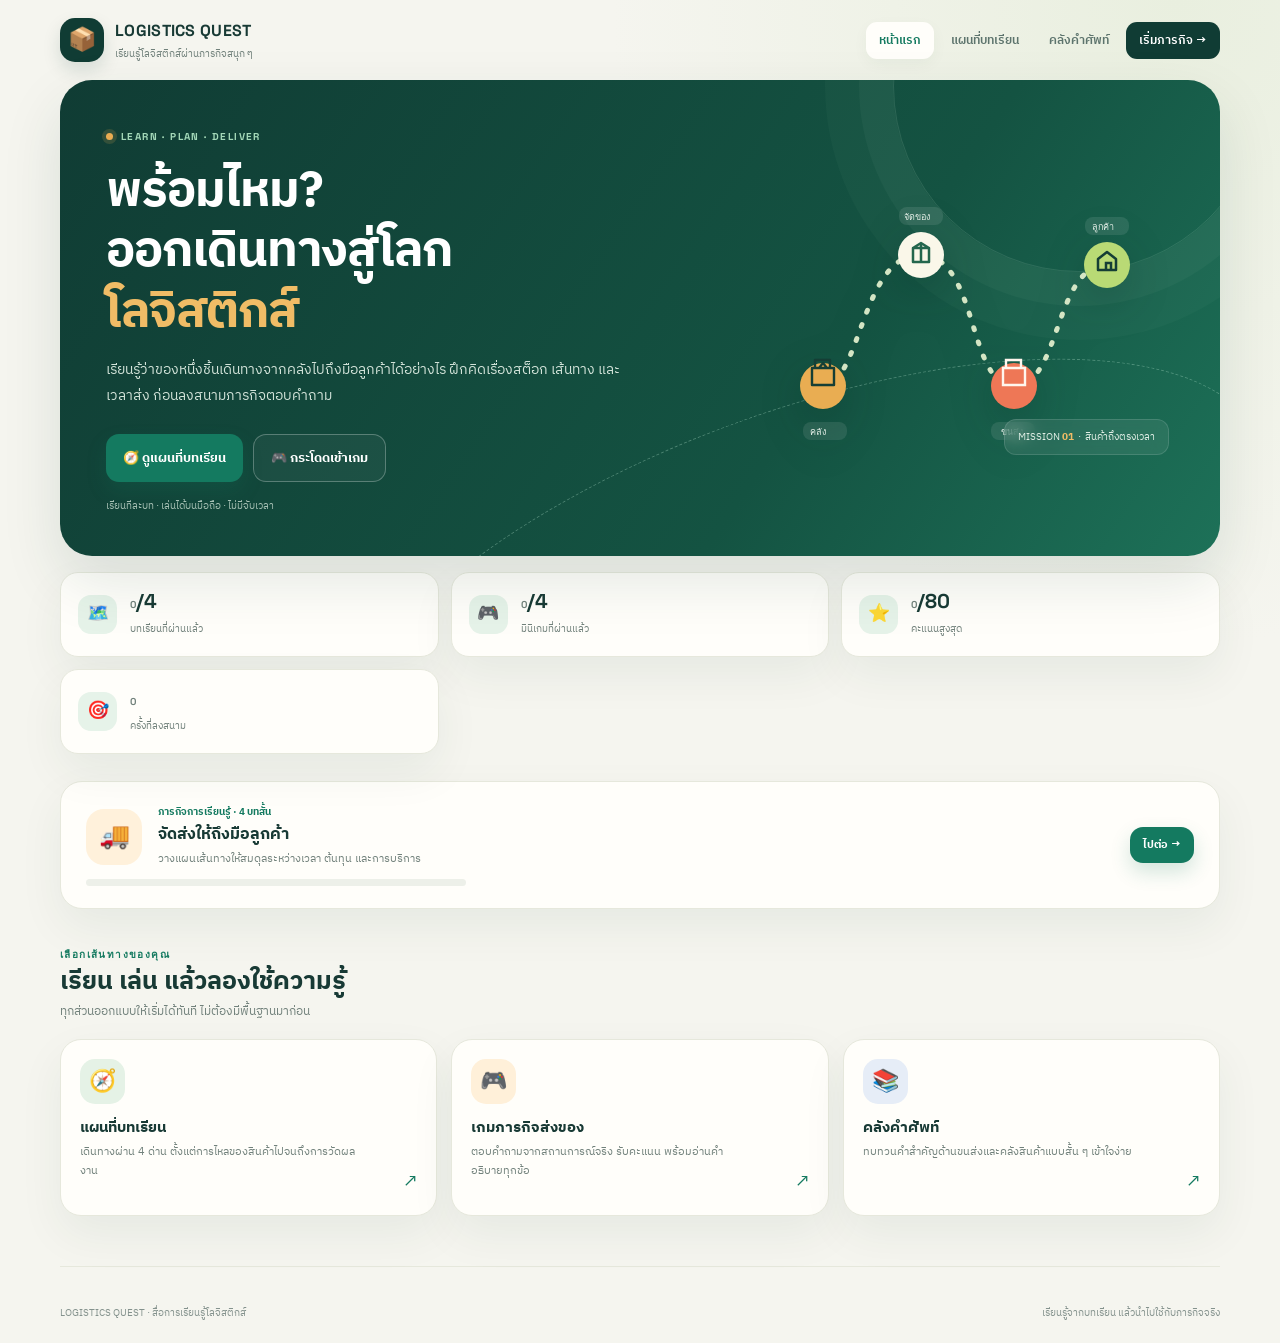
<file: index.html>
<!doctype html>
<html lang="th">
<head>
  <meta charset="utf-8"><meta name="viewport" content="width=device-width,initial-scale=1"><meta name="theme-color" content="#103c34">
  <title>Logistics Quest — ออกเดินทางเรียนรู้โลจิสติกส์</title><link rel="stylesheet" href="styles.css"><script src="app.js" defer></script>
</head>
<body><a class="skip" href="#main">ข้ามไปเนื้อหาหลัก</a><div class="wrap">
  <header class="topbar"><a class="brand" href="index.html"><span class="brand-mark">📦</span><span><span class="brand-name">LOGISTICS QUEST</span><span class="brand-caption" style="display:block">เรียนรู้โลจิสติกส์ผ่านภารกิจสนุก ๆ</span></span></a><button class="menu-toggle" aria-label="เปิดเมนู" aria-expanded="false">เมนู ☰</button><nav class="nav" aria-label="เมนูหลัก"><a href="index.html" aria-current="page">หน้าแรก</a><a href="lessons.html">แผนที่บทเรียน</a><a href="glossary.html">คลังคำศัพท์</a><a class="nav-cta" href="challenge.html">เริ่มภารกิจ →</a></nav></header>
  <main id="main">
    <section class="home-hero"><div class="hero-copy"><span class="eyebrow">LEARN · PLAN · DELIVER</span><h1>พร้อมไหม?<br>ออกเดินทางสู่โลก<br><em>โลจิสติกส์</em></h1><p>เรียนรู้ว่าของหนึ่งชิ้นเดินทางจากคลังไปถึงมือลูกค้าได้อย่างไร ฝึกคิดเรื่องสต็อก เส้นทาง และเวลาส่ง ก่อนลงสนามภารกิจตอบคำถาม</p><div class="hero-actions"><a class="button primary" href="lessons.html">🧭 ดูแผนที่บทเรียน</a><a class="button ghost" href="challenge.html">🎮 กระโดดเข้าเกม</a></div><div class="hero-small">เรียนทีละบท · เล่นได้บนมือถือ · ไม่มีจับเวลา</div></div>
      <div class="route-art" aria-label="ภาพเส้นทางจากคลังสินค้าไปถึงลูกค้า"><svg viewBox="0 0 390 270" fill="none" role="img"><path d="M52 203C91 203 91 72 150 72S197 203 244 203 284 82 337 82" stroke="#d4e5c4" stroke-width="5" stroke-linecap="round" stroke-dasharray="2 13"/><circle cx="53" cy="203" r="23" fill="#e9ad52"/><circle cx="151" cy="72" r="23" fill="#faf7e9"/><circle cx="244" cy="203" r="23" fill="#ee7756"/><circle cx="337" cy="82" r="23" fill="#b9da75"/><path d="M42 202h22v-17H42v17Zm3-17v-8h15v8M49 185l4-5 4 5" stroke="#153e35" stroke-width="2.4" stroke-linecap="round" stroke-linejoin="round"/><path d="M143 65h16v14h-16zM143 65l8-5 8 5m-8-5v19" stroke="#24664d" stroke-width="2.5" stroke-linejoin="round"/><path d="M233 202h22v-17h-22v17Zm3-17v-8h15v8" stroke="#fff6ed" stroke-width="2.4" stroke-linecap="round"/><path d="M328 87V76l9-7 9 7v11h-18Z" stroke="#153e35" stroke-width="2.5" stroke-linejoin="round"/><path d="M336 87v-7h5v7" stroke="#153e35" stroke-width="2.5"/><rect x="33" y="239" width="44" height="18" rx="8" fill="#ffffff18"/><rect x="129" y="24" width="44" height="18" rx="8" fill="#ffffff18"/><rect x="221" y="239" width="44" height="18" rx="8" fill="#ffffff18"/><rect x="315" y="34" width="44" height="18" rx="8" fill="#ffffff18"/><text x="40" y="252" fill="#e7f0e9" font-size="9" font-family="sans-serif">คลัง</text><text x="134" y="37" fill="#e7f0e9" font-size="9" font-family="sans-serif">จัดของ</text><text x="231" y="252" fill="#e7f0e9" font-size="9" font-family="sans-serif">ขนส่ง</text><text x="322" y="47" fill="#e7f0e9" font-size="9" font-family="sans-serif">ลูกค้า</text></svg><div class="route-caption">MISSION <strong>01</strong> &nbsp;·&nbsp; สินค้าถึงตรงเวลา</div></div>
    </section>
    <section class="stats-row" aria-label="สถิติการเรียน"><div class="stat-card"><div class="stat-icon">🗺️</div><div><strong><span data-completed-count>0</span>/4</strong><span>บทเรียนที่ผ่านแล้ว</span></div></div><div class="stat-card"><div class="stat-icon">🎮</div><div><strong><span data-mini-game-count>0</span>/4</strong><span>มินิเกมที่ผ่านแล้ว</span></div></div><div class="stat-card"><div class="stat-icon">⭐</div><div><strong><span data-best-score>0</span>/80</strong><span>คะแนนสูงสุด</span></div></div><div class="stat-card"><div class="stat-icon">🎯</div><div><strong><span data-quiz-attempts>0</span></strong><span>ครั้งที่ลงสนาม</span></div></div></section>
    <section class="continue-card"><div><div class="continue-main"><div class="continue-icon">🚚</div><div><div class="continue-meta">ภารกิจการเรียนรู้ · 4 บทสั้น</div><h3>จัดส่งให้ถึงมือลูกค้า</h3><p>วางแผนเส้นทางให้สมดุลระหว่างเวลา ต้นทุน และการบริการ</p></div></div><div class="meter" role="progressbar" aria-label="ความคืบหน้าบทเรียน" aria-valuemin="0" aria-valuemax="100"><i data-course-meter></i></div></div><a class="button primary small" href="lessons.html">ไปต่อ →</a></section>
    <div class="section-head"><div><div class="kicker">เลือกเส้นทางของคุณ</div><h2>เรียน เล่น แล้วลองใช้ความรู้</h2><p>ทุกส่วนออกแบบให้เริ่มได้ทันที ไม่ต้องมีพื้นฐานมาก่อน</p></div></div>
    <section class="feature-grid" aria-label="เมนูการเรียน"><a class="feature" href="lessons.html"><div class="feature-emoji">🧭</div><h3>แผนที่บทเรียน</h3><p>เดินทางผ่าน 4 ด่าน ตั้งแต่การไหลของสินค้าไปจนถึงการวัดผลงาน</p><span class="arrow">↗</span></a><a class="feature" href="challenge.html"><div class="feature-emoji">🎮</div><h3>เกมภารกิจส่งของ</h3><p>ตอบคำถามจากสถานการณ์จริง รับคะแนน พร้อมอ่านคำอธิบายทุกข้อ</p><span class="arrow">↗</span></a><a class="feature" href="glossary.html"><div class="feature-emoji">📚</div><h3>คลังคำศัพท์</h3><p>ทบทวนคำสำคัญด้านขนส่งและคลังสินค้าแบบสั้น ๆ เข้าใจง่าย</p><span class="arrow">↗</span></a></section>
  </main>
  <footer class="footer"><span>LOGISTICS QUEST · สื่อการเรียนรู้โลจิสติกส์</span><span>เรียนรู้จากบทเรียน แล้วนำไปใช้กับภารกิจจริง</span></footer>
</div></body></html>
</file>
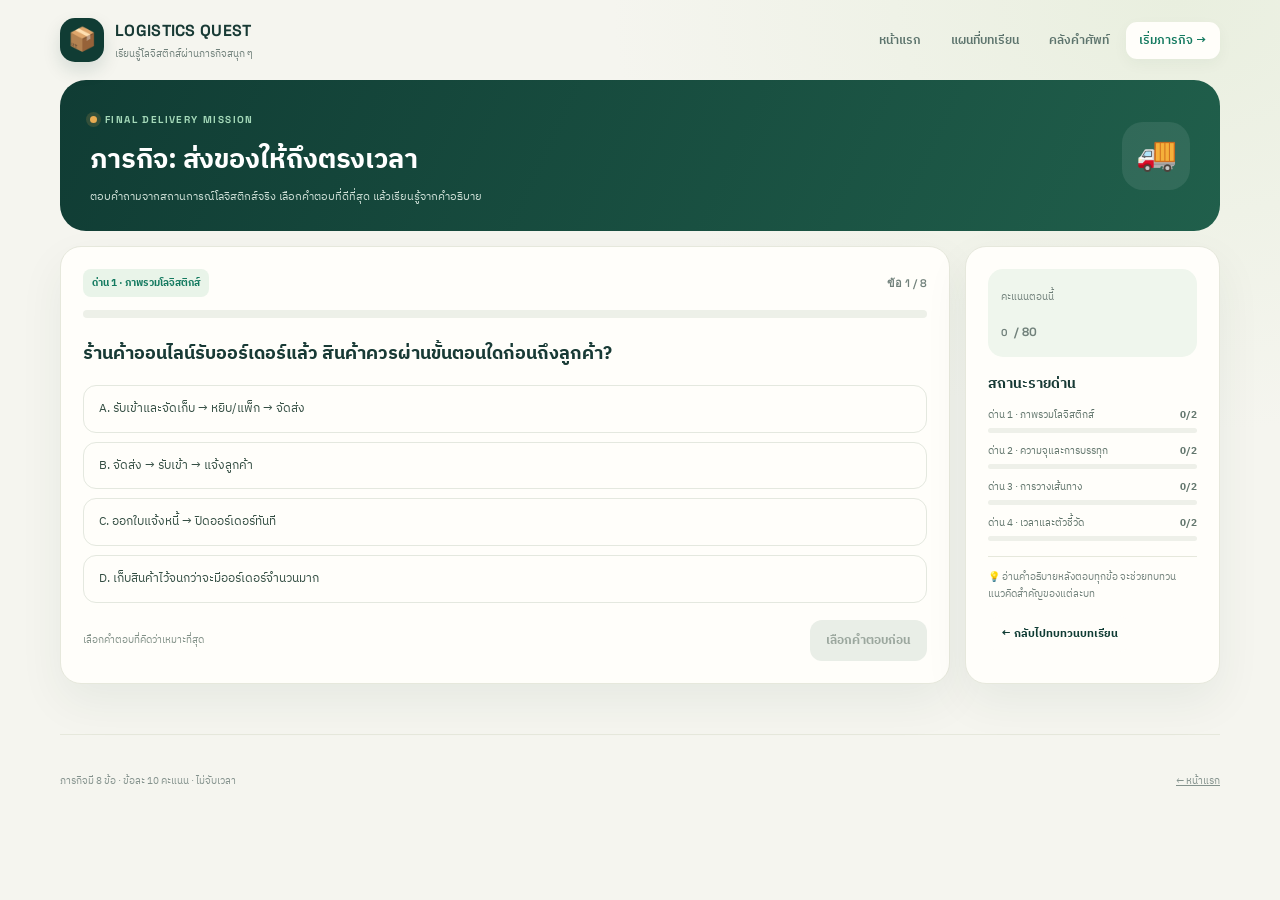
<file: challenge.html>
<!doctype html><html lang="th"><head><meta charset="utf-8"><meta name="viewport" content="width=device-width,initial-scale=1"><meta name="theme-color" content="#103c34"><title>ภารกิจส่งของ — Logistics Quest</title><link rel="stylesheet" href="styles.css"><script src="app.js" defer></script></head>
<body><a class="skip" href="#main">ข้ามไปเนื้อหาหลัก</a><div class="wrap"><header class="topbar"><a class="brand" href="index.html"><span class="brand-mark">📦</span><span><span class="brand-name">LOGISTICS QUEST</span><span class="brand-caption" style="display:block">เรียนรู้โลจิสติกส์ผ่านภารกิจสนุก ๆ</span></span></a><button class="menu-toggle" aria-label="เปิดเมนู" aria-expanded="false">เมนู ☰</button><nav class="nav" aria-label="เมนูหลัก"><a href="index.html">หน้าแรก</a><a href="lessons.html">แผนที่บทเรียน</a><a href="glossary.html">คลังคำศัพท์</a><a class="nav-cta" href="challenge.html" aria-current="page">เริ่มภารกิจ →</a></nav></header>
<main id="main"><section class="quiz-hero"><div><span class="eyebrow">FINAL DELIVERY MISSION</span><h1>ภารกิจ: ส่งของให้ถึงตรงเวลา</h1><p>ตอบคำถามจากสถานการณ์โลจิสติกส์จริง เลือกคำตอบที่ดีที่สุด แล้วเรียนรู้จากคำอธิบาย</p></div><div class="quiz-badge" aria-hidden="true">🚚</div></section>
<div id="quizPlay" class="quiz-layout"><section class="quiz-card" aria-live="polite"><div class="quiz-top"><span class="topic-badge" id="topicBadge">ด่าน 1 · ภาพรวมโลจิสติกส์</span><span class="question-number" id="questionCount">ข้อ 1 / 8</span></div><div class="progress-track" role="progressbar" aria-label="ความคืบหน้าเกม" aria-valuemin="0" aria-valuemax="8" aria-valuenow="0"><div class="progress-fill" id="progressFill"></div></div><h2 class="question-text" id="questionText" tabindex="-1"></h2><div class="answers" id="answerList"></div><div class="feedback" id="feedback" role="status"></div><div class="quiz-actions"><span class="quiz-hint" id="quizHint">เลือกคำตอบที่คิดว่าเหมาะที่สุด</span><button class="next-button" id="nextButton" disabled>เลือกคำตอบก่อน</button></div></section>
<aside class="quiz-aside"><div class="score-panel"><span>คะแนนตอนนี้</span><strong><span id="scoreValue">0</span> <small style="font-size:12px;color:#71817b">/ 80</small></strong></div><h3>สถานะรายด่าน</h3><div class="topic-progress" id="topicProgress"></div><div class="aside-tip">💡 อ่านคำอธิบายหลังตอบทุกข้อ จะช่วยทบทวนแนวคิดสำคัญของแต่ละบท</div><a class="button light small" href="lessons.html" style="margin-top:13px">← กลับไปทบทวนบทเรียน</a></aside></div>
<section class="result-card hidden" id="quizResult" aria-live="polite"><div class="result-icon" id="resultIcon">🏁</div><div class="kicker">MISSION COMPLETE</div><h2 id="resultTitle">จบภารกิจแล้ว!</h2><p id="resultText"></p><div class="result-score"><span id="finalScore">0</span><small style="font-size:16px;color:#87938b"> / 80</small></div><div class="result-topics" id="resultTopics"></div><div class="result-actions"><button class="button primary" id="retryButton">🔁 เล่นอีกครั้ง</button><button class="button light" id="downloadButton">⬇ ดาวน์โหลดสรุปผล</button><a class="button light" href="lessons.html">📖 กลับไปทบทวน</a></div></section></main>
<footer class="footer"><span>ภารกิจมี 8 ข้อ · ข้อละ 10 คะแนน · ไม่จับเวลา</span><a href="index.html">← หน้าแรก</a></footer></div>
<script>
(() => {
  const questions=[
    {topic:'ภาพรวมโลจิสติกส์',prompt:'ร้านค้าออนไลน์รับออร์เดอร์แล้ว สินค้าควรผ่านขั้นตอนใดก่อนถึงลูกค้า?',options:['รับเข้าและจัดเก็บ → หยิบ/แพ็ก → จัดส่ง','จัดส่ง → รับเข้า → แจ้งลูกค้า','ออกใบแจ้งหนี้ → ปิดออร์เดอร์ทันที','เก็บสินค้าไว้จนกว่าจะมีออร์เดอร์จำนวนมาก'],answer:0,explanation:'โดยทั่วไปสินค้าจะถูกรับเข้าและจัดเก็บก่อน เมื่อมีออร์เดอร์จึงหยิบ แพ็ก และจัดส่งไปยังลูกค้า'},
    {topic:'ภาพรวมโลจิสติกส์',prompt:'ทำไมข้อมูลสต็อกที่ถูกต้องจึงสำคัญต่อการส่งมอบ?',options:['ช่วยให้รถวิ่งเร็วขึ้นโดยอัตโนมัติ','ช่วยยืนยันว่ามีสินค้าให้หยิบตามออร์เดอร์','ทำให้ไม่ต้องแพ็กสินค้า','ใช้แทนการวางแผนเส้นทางได้'],answer:1,explanation:'ข้อมูลสต็อกช่วยให้รู้ว่าสินค้ามีพร้อมหยิบจริงหรือไม่ ลดการรับออร์เดอร์ที่ไม่มีของและป้องกันความล่าช้า'},
    {topic:'ความจุและการบรรทุก',prompt:'รถรับได้ 20 พาเลต บรรทุกจริง 15 พาเลต Load Factor เท่าไร?',options:['25%','65%','75%','85%'],answer:2,explanation:'Load Factor = ปริมาณที่ใช้จริง ÷ ความจุทั้งหมด × 100 ดังนั้น 15 ÷ 20 × 100 = 75%'},
    {topic:'ความจุและการบรรทุก',prompt:'มีสินค้า 24 พาเลต แต่รถรับได้ 20 พาเลต ควรทำอย่างไร?',options:['บรรทุกเกินพิกัดเพื่อให้จบในเที่ยวเดียว','แบ่งเที่ยวหรือหารถที่เหมาะ แล้วเทียบต้นทุนและเวลาส่ง','ทิ้งสินค้า 4 พาเลต','ส่งโดยไม่ต้องตรวจความจุ'],answer:1,explanation:'ควรไม่เกินพิกัด เลือกแบ่งเที่ยว รวมงาน หรือใช้รถขนาดอื่น แล้วประเมินต้นทุนและกำหนดส่งร่วมกัน'},
    {topic:'การวางเส้นทาง',prompt:'VRP เป็นโจทย์เกี่ยวกับอะไร?',options:['คำนวณเงินเดือนพนักงานคลัง','จัดรถและเส้นทางเพื่อส่งหลายจุดภายใต้ข้อจำกัด','เลือกสินค้าที่จะขายออนไลน์','กำหนดราคาค่าขนส่งอย่างเดียว'],answer:1,explanation:'Vehicle Routing Problem คือการจัดรถและลำดับจุดส่ง โดยพิจารณาความจุ ระยะทาง เวลา และต้นทุน'},
    {topic:'การวางเส้นทาง',prompt:'เส้นทางที่สั้นกว่าแต่เสี่ยงทำให้ลูกค้าพลาดเวลานัด ควรเลือกอย่างไร?',options:['เลือกทางสั้นเสมอ ไม่ต้องดูเงื่อนไขอื่น','พิจารณาเวลาเดินทางจริง SLA และต้นทุนจากความล่าช้า','ไม่ต้องแจ้งลูกค้า','เพิ่มจุดส่งให้รถเต็มก่อน'],answer:1,explanation:'เส้นทางที่ดีที่สุดต้องสมดุลทั้งระยะทาง เวลา และระดับบริการ ไม่ใช่เลือกทางสั้นที่สุดเพียงอย่างเดียว'},
    {topic:'เวลาและตัวชี้วัด',prompt:'นัดส่ง 10:30 น. แต่สินค้าถึง 10:35 น. ผล On-time Delivery คืออะไร?',options:['ตรงเวลา เพราะช้าเพียง 5 นาที','ไม่ตรงเวลา เพราะถึงหลัง deadline','ยังวัดไม่ได้ถ้าสินค้าครบ','ตรงเวลาเมื่อรถออกจากคลังแล้ว'],answer:1,explanation:'On-time Delivery เปรียบเทียบเวลาถึงจริงกับเวลาที่สัญญาไว้ เมื่อถึงหลัง deadline จึงไม่นับว่าตรงเวลา'},
    {topic:'เวลาและตัวชี้วัด',prompt:'คำสั่งซื้อส่งครบทุกชิ้น แต่ไปถึงหลังเวลานัด จะนับ OTIF สำเร็จหรือไม่?',options:['สำเร็จ เพราะสินค้าได้ครบ','ไม่สำเร็จ เพราะ OTIF ต้องตรงเวลาและครบจำนวน','สำเร็จถ้ารถไม่แวะที่อื่น','ไม่เกี่ยวกับเวลานัด'],answer:1,explanation:'OTIF ย่อมาจาก On Time In Full ต้องส่งให้ตรงเวลาและครบจำนวน จึงจะถือว่าสำเร็จครบทั้งสองเงื่อนไข'}
  ];
  const topics=[...new Set(questions.map(q=>q.topic))],$=id=>document.getElementById(id);
  let index=0,score=0,answered=false,correctByTopic=Object.fromEntries(topics.map(t=>[t,0])),answers=[];
  function renderTopicProgress(){const box=$('topicProgress');box.replaceChildren();topics.forEach((topic,i)=>{const correct=correctByTopic[topic],total=questions.filter(q=>q.topic===topic).length,row=document.createElement('div');row.className='topic-row';row.innerHTML='<span>ด่าน '+(i+1)+' · '+topic+'</span><b>'+correct+'/'+total+'</b><div class="topic-bar"><i style="width:'+Math.round(correct/total*100)+'%"></i></div>';box.appendChild(row);});}
  function renderQuestion(){const q=questions[index];answered=false;$('topicBadge').textContent='ด่าน '+(Math.floor(index/2)+1)+' · '+q.topic;$('questionCount').textContent='ข้อ '+(index+1)+' / '+questions.length;$('questionText').textContent=q.prompt;$('feedback').textContent='';$('feedback').className='feedback';$('quizHint').textContent='เลือกคำตอบที่คิดว่าเหมาะที่สุด';$('nextButton').textContent='เลือกคำตอบก่อน';$('nextButton').disabled=true;$('progressFill').style.width=Math.round(index/questions.length*100)+'%';$('progressFill').parentElement.setAttribute('aria-valuenow',String(index));const list=$('answerList');list.replaceChildren();q.options.forEach((option,i)=>{const b=document.createElement('button');b.type='button';b.className='answer';b.textContent=String.fromCharCode(65+i)+'.  '+option;b.addEventListener('click',()=>chooseAnswer(i));list.appendChild(b);});}
  function chooseAnswer(choice){if(answered)return;answered=true;const q=questions[index],correct=choice===q.answer;answers.push({topic:q.topic,correct});if(correct){score+=10;correctByTopic[q.topic]++;$('scoreValue').textContent=score;}
    [...$('answerList').children].forEach((b,i)=>{b.disabled=true;if(i===q.answer)b.classList.add('correct');else if(i===choice)b.classList.add('incorrect');});$('feedback').innerHTML='<strong>'+(correct?'ถูกต้อง! +10 คะแนน':'ลองทบทวนอีกนิด')+'</strong> · '+q.explanation;$('feedback').className='feedback show';$('quizHint').textContent=correct?'เยี่ยมเลย!':'คำตอบที่ถูกไฮไลต์เป็นสีเขียว';$('progressFill').style.width=Math.round((index+1)/questions.length*100)+'%';$('progressFill').parentElement.setAttribute('aria-valuenow',String(index+1));$('nextButton').disabled=false;$('nextButton').textContent=index===questions.length-1?'ดูผลภารกิจ':'ข้อต่อไป →';renderTopicProgress();}
  function showResults(){const percentage=Math.round(score/(questions.length*10)*100),best=Math.max(Number(localStorage.getItem('logisticsClassBest')||0),score),attempts=Number(localStorage.getItem('logisticsClassAttempts')||0)+1;localStorage.setItem('logisticsClassBest',String(best));localStorage.setItem('logisticsClassAttempts',String(attempts));let title='นักสำรวจฝึกหัด',icon='🧭';if(percentage>=85){title='ผู้เชี่ยวชาญเส้นทางส่งของ';icon='🏆';}else if(percentage>=60){title='นักวางแผนมือฉมัง';icon='🚚';}$('quizPlay').classList.add('hidden');$('quizResult').classList.remove('hidden');$('resultIcon').textContent=icon;$('resultTitle').textContent=title;$('resultText').textContent='ตอบถูก '+(score/10)+' จาก '+questions.length+' ข้อ · คะแนนสูงสุดของคุณคือ '+best+' คะแนน';$('finalScore').textContent=score;const box=$('resultTopics');box.replaceChildren();topics.forEach((topic,i)=>{const div=document.createElement('div');div.className='result-topic';div.innerHTML='<strong>'+correctByTopic[topic]+' / 2</strong><span>ด่าน '+(i+1)+' · '+topic+'</span>';box.appendChild(div);});$('quizResult').scrollIntoView({behavior:matchMedia('(prefers-reduced-motion: reduce)').matches?'auto':'smooth',block:'center'});}
  function next(){if(!answered)return;if(index<questions.length-1){index++;renderQuestion();$('questionText').focus({preventScroll:true});}else showResults();}
  function reset(){index=0;score=0;answered=false;correctByTopic=Object.fromEntries(topics.map(t=>[t,0]));answers=[];$('scoreValue').textContent='0';$('quizResult').classList.add('hidden');$('quizPlay').classList.remove('hidden');renderTopicProgress();renderQuestion();$('quizPlay').scrollIntoView({behavior:'smooth',block:'start'});}
  function download(){const lines=['LOGISTICS QUEST — สรุปผลภารกิจ','',`คะแนนรวม: ${score}/${questions.length*10}`,`ตอบถูก: ${score/10}/${questions.length}`,...topics.map((t,i)=>'ด่าน '+(i+1)+' · '+t+': '+correctByTopic[t]+'/2 ข้อ'),'','คำตอบรายข้อ:',...answers.map((a,i)=>'ข้อ '+(i+1)+' · '+a.topic+' · '+(a.correct?'ตอบถูก':'ตอบผิด'))];const blob=new Blob([lines.join('\n')],{type:'text/plain;charset=utf-8'}),url=URL.createObjectURL(blob),a=document.createElement('a');a.href=url;a.download='logistics-quest-result.txt';a.click();setTimeout(()=>URL.revokeObjectURL(url),1000);}
  $('nextButton').addEventListener('click',next);$('retryButton').addEventListener('click',reset);$('downloadButton').addEventListener('click',download);renderTopicProgress();renderQuestion();
})();
</script></body></html>
</file>
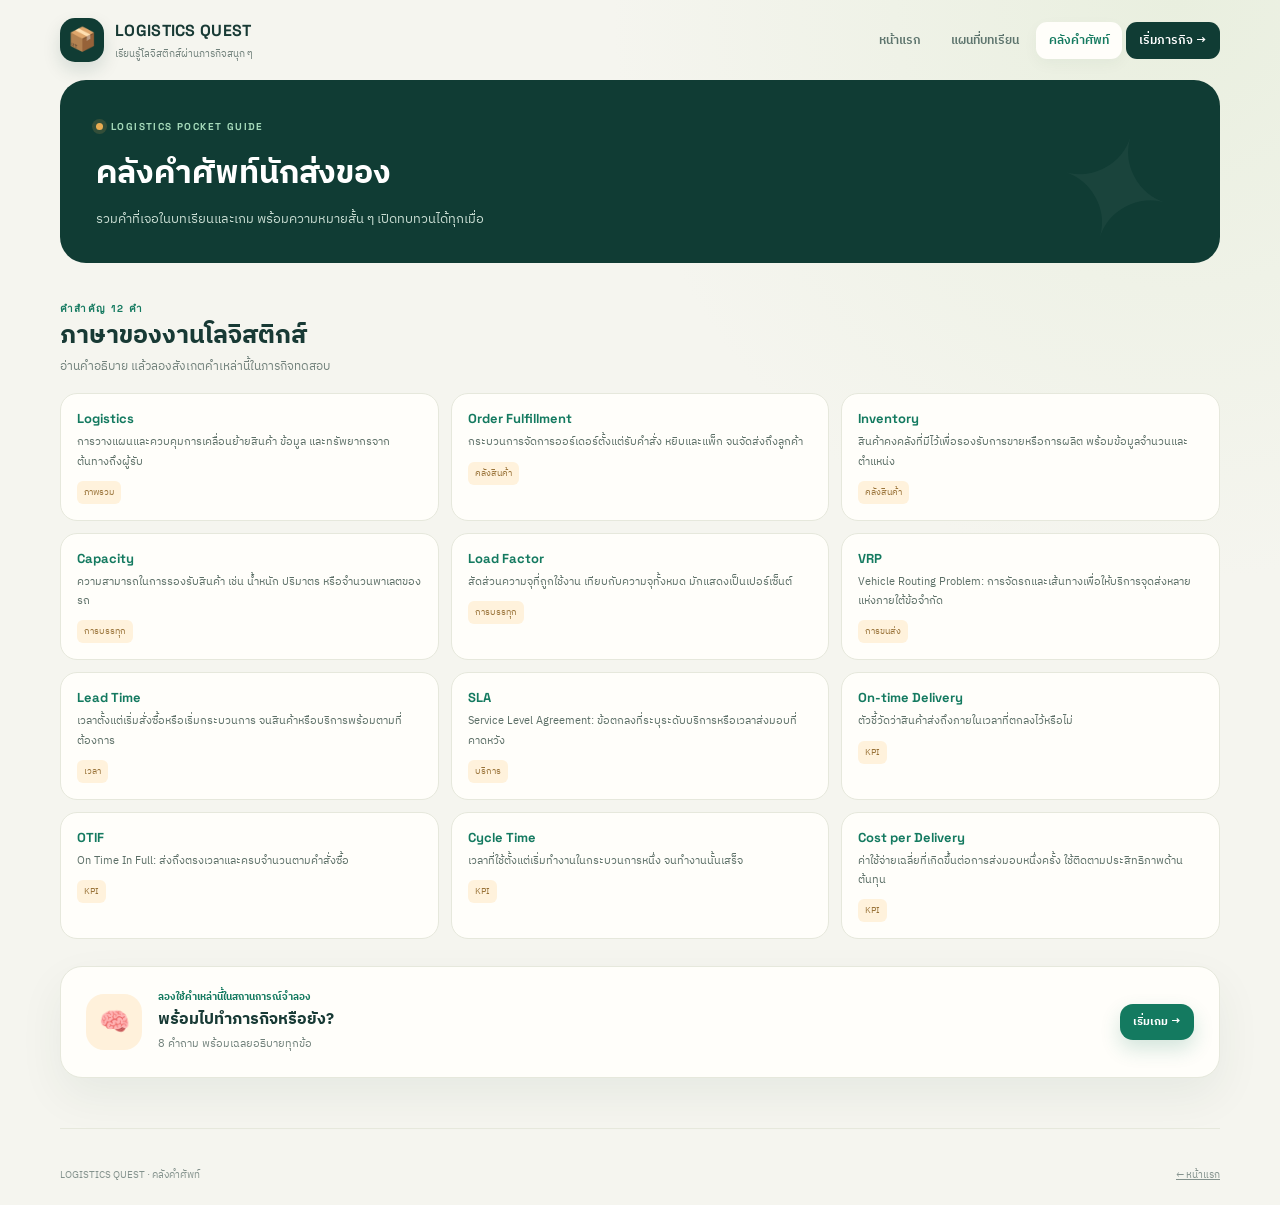
<file: glossary.html>
<!doctype html><html lang="th"><head><meta charset="utf-8"><meta name="viewport" content="width=device-width,initial-scale=1"><title>คลังคำศัพท์ — Logistics Quest</title><link rel="stylesheet" href="styles.css"><script src="app.js" defer></script></head><body><a class="skip" href="#main">ข้ามไปเนื้อหาหลัก</a><div class="wrap"><header class="topbar"><a class="brand" href="index.html"><span class="brand-mark">📦</span><span><span class="brand-name">LOGISTICS QUEST</span><span class="brand-caption" style="display:block">เรียนรู้โลจิสติกส์ผ่านภารกิจสนุก ๆ</span></span></a><button class="menu-toggle" aria-label="เปิดเมนู" aria-expanded="false">เมนู ☰</button><nav class="nav" aria-label="เมนูหลัก"><a href="index.html">หน้าแรก</a><a href="lessons.html">แผนที่บทเรียน</a><a href="glossary.html" aria-current="page">คลังคำศัพท์</a><a class="nav-cta" href="challenge.html">เริ่มภารกิจ →</a></nav></header>
<main id="main"><section class="page-hero"><span class="eyebrow">LOGISTICS POCKET GUIDE</span><h1>คลังคำศัพท์นักส่งของ</h1><p>รวมคำที่เจอในบทเรียนและเกม พร้อมความหมายสั้น ๆ เปิดทบทวนได้ทุกเมื่อ</p></section><div class="section-head"><div><div class="kicker">คำสำคัญ 12 คำ</div><h2>ภาษาของงานโลจิสติกส์</h2><p>อ่านคำอธิบาย แล้วลองสังเกตคำเหล่านี้ในภารกิจทดสอบ</p></div></div><section class="term-grid">
<article class="term"><h3>Logistics</h3><p>การวางแผนและควบคุมการเคลื่อนย้ายสินค้า ข้อมูล และทรัพยากรจากต้นทางถึงผู้รับ</p><small>ภาพรวม</small></article><article class="term"><h3>Order Fulfillment</h3><p>กระบวนการจัดการออร์เดอร์ตั้งแต่รับคำสั่ง หยิบและแพ็ก จนจัดส่งถึงลูกค้า</p><small>คลังสินค้า</small></article><article class="term"><h3>Inventory</h3><p>สินค้าคงคลังที่มีไว้เพื่อรองรับการขายหรือการผลิต พร้อมข้อมูลจำนวนและตำแหน่ง</p><small>คลังสินค้า</small></article><article class="term"><h3>Capacity</h3><p>ความสามารถในการรองรับสินค้า เช่น น้ำหนัก ปริมาตร หรือจำนวนพาเลตของรถ</p><small>การบรรทุก</small></article><article class="term"><h3>Load Factor</h3><p>สัดส่วนความจุที่ถูกใช้งาน เทียบกับความจุทั้งหมด มักแสดงเป็นเปอร์เซ็นต์</p><small>การบรรทุก</small></article><article class="term"><h3>VRP</h3><p>Vehicle Routing Problem: การจัดรถและเส้นทางเพื่อให้บริการจุดส่งหลายแห่งภายใต้ข้อจำกัด</p><small>การขนส่ง</small></article><article class="term"><h3>Lead Time</h3><p>เวลาตั้งแต่เริ่มสั่งซื้อหรือเริ่มกระบวนการ จนสินค้าหรือบริการพร้อมตามที่ต้องการ</p><small>เวลา</small></article><article class="term"><h3>SLA</h3><p>Service Level Agreement: ข้อตกลงที่ระบุระดับบริการหรือเวลาส่งมอบที่คาดหวัง</p><small>บริการ</small></article><article class="term"><h3>On-time Delivery</h3><p>ตัวชี้วัดว่าสินค้าส่งถึงภายในเวลาที่ตกลงไว้หรือไม่</p><small>KPI</small></article><article class="term"><h3>OTIF</h3><p>On Time In Full: ส่งถึงตรงเวลาและครบจำนวนตามคำสั่งซื้อ</p><small>KPI</small></article><article class="term"><h3>Cycle Time</h3><p>เวลาที่ใช้ตั้งแต่เริ่มทำงานในกระบวนการหนึ่ง จนทำงานนั้นเสร็จ</p><small>KPI</small></article><article class="term"><h3>Cost per Delivery</h3><p>ค่าใช้จ่ายเฉลี่ยที่เกิดขึ้นต่อการส่งมอบหนึ่งครั้ง ใช้ติดตามประสิทธิภาพด้านต้นทุน</p><small>KPI</small></article>
</section><section class="continue-card"><div><div class="continue-main"><div class="continue-icon">🧠</div><div><div class="continue-meta">ลองใช้คำเหล่านี้ในสถานการณ์จำลอง</div><h3>พร้อมไปทำภารกิจหรือยัง?</h3><p>8 คำถาม พร้อมเฉลยอธิบายทุกข้อ</p></div></div></div><a class="button primary small" href="challenge.html">เริ่มเกม →</a></section></main><footer class="footer"><span>LOGISTICS QUEST · คลังคำศัพท์</span><a href="index.html">← หน้าแรก</a></footer></div></body></html>
</file>
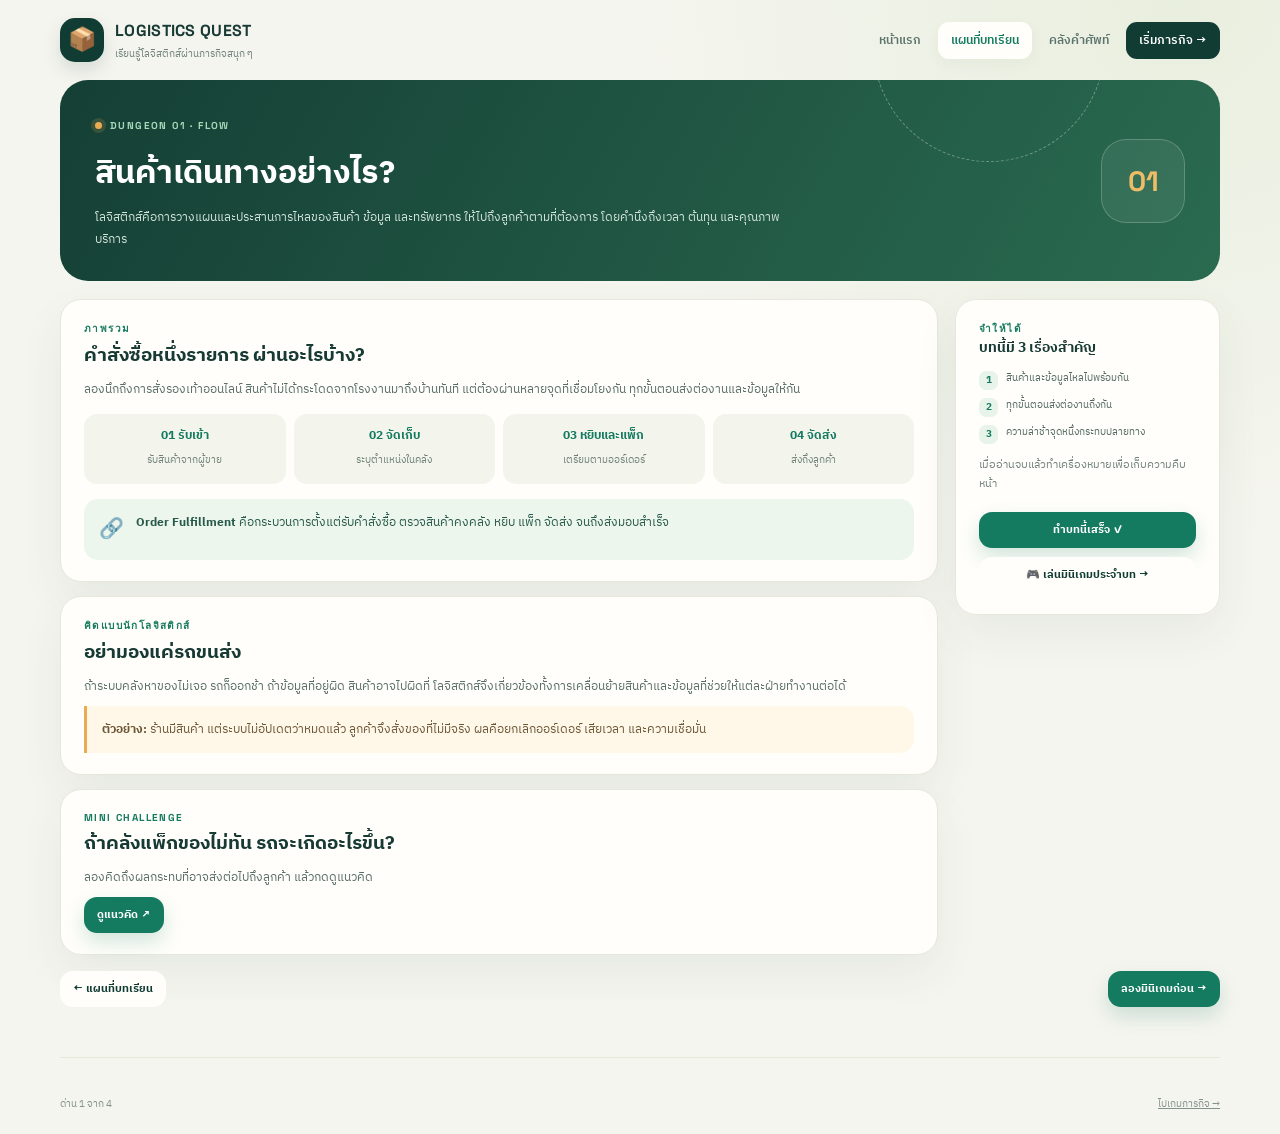
<file: lesson-01.html>
<!doctype html><html lang="th"><head><meta charset="utf-8"><meta name="viewport" content="width=device-width,initial-scale=1"><title>ด่าน 1: ภาพรวมโลจิสติกส์ — Logistics Quest</title><link rel="stylesheet" href="styles.css"><script src="app.js" defer></script></head><body><a class="skip" href="#main">ข้ามไปเนื้อหาหลัก</a><div class="wrap"><header class="topbar"><a class="brand" href="index.html"><span class="brand-mark">📦</span><span><span class="brand-name">LOGISTICS QUEST</span><span class="brand-caption" style="display:block">เรียนรู้โลจิสติกส์ผ่านภารกิจสนุก ๆ</span></span></a><button class="menu-toggle" aria-label="เปิดเมนู" aria-expanded="false">เมนู ☰</button><nav class="nav" aria-label="เมนูหลัก"><a href="index.html">หน้าแรก</a><a href="lessons.html" aria-current="page">แผนที่บทเรียน</a><a href="glossary.html">คลังคำศัพท์</a><a class="nav-cta" href="challenge.html">เริ่มภารกิจ →</a></nav></header>
<main id="main"><section class="lesson-banner"><div><span class="eyebrow">DUNGEON 01 · FLOW</span><h1>สินค้าเดินทางอย่างไร?</h1><p>โลจิสติกส์คือการวางแผนและประสานการไหลของสินค้า ข้อมูล และทรัพยากร ให้ไปถึงลูกค้าตามที่ต้องการ โดยคำนึงถึงเวลา ต้นทุน และคุณภาพบริการ</p></div><div class="lesson-step">01</div></section>
<div class="lesson-layout"><div class="lesson-content"><article class="content-card"><div class="kicker">ภาพรวม</div><h2>คำสั่งซื้อหนึ่งรายการ ผ่านอะไรบ้าง?</h2><p>ลองนึกถึงการสั่งรองเท้าออนไลน์ สินค้าไม่ได้กระโดดจากโรงงานมาถึงบ้านทันที แต่ต้องผ่านหลายจุดที่เชื่อมโยงกัน ทุกขั้นตอนส่งต่องานและข้อมูลให้กัน</p><div class="steps"><div class="step"><b>01 รับเข้า</b><span>รับสินค้าจากผู้ขาย</span></div><div class="step"><b>02 จัดเก็บ</b><span>ระบุตำแหน่งในคลัง</span></div><div class="step"><b>03 หยิบและแพ็ก</b><span>เตรียมตามออร์เดอร์</span></div><div class="step"><b>04 จัดส่ง</b><span>ส่งถึงลูกค้า</span></div></div><div class="concept-highlight" style="margin-top:15px"><b>🔗</b><span><strong>Order Fulfillment</strong> คือกระบวนการตั้งแต่รับคำสั่งซื้อ ตรวจสินค้าคงคลัง หยิบ แพ็ก จัดส่ง จนถึงส่งมอบสำเร็จ</span></div></article>
<article class="content-card"><div class="kicker">คิดแบบนักโลจิสติกส์</div><h2>อย่ามองแค่รถขนส่ง</h2><p>ถ้าระบบคลังหาของไม่เจอ รถก็ออกช้า ถ้าข้อมูลที่อยู่ผิด สินค้าอาจไปผิดที่ โลจิสติกส์จึงเกี่ยวข้องทั้งการเคลื่อนย้ายสินค้าและข้อมูลที่ช่วยให้แต่ละฝ่ายทำงานต่อได้</p><div class="example-box"><strong>ตัวอย่าง:</strong> ร้านมีสินค้า แต่ระบบไม่อัปเดตว่าหมดแล้ว ลูกค้าจึงสั่งของที่ไม่มีจริง ผลคือยกเลิกออร์เดอร์ เสียเวลา และความเชื่อมั่น</div></article>
<article class="content-card"><div class="kicker">Mini challenge</div><h2>ถ้าคลังแพ็กของไม่ทัน รถจะเกิดอะไรขึ้น?</h2><p>ลองคิดถึงผลกระทบที่อาจส่งต่อไปถึงลูกค้า แล้วกดดูแนวคิด</p><button class="button primary small" type="button" onclick="document.getElementById('answer').classList.toggle('show')">ดูแนวคิด ↗</button><div id="answer" class="reveal-answer">รถอาจต้องรอหรือออกช้า ทำให้เวลาถึงลูกค้าเลื่อน นี่คือตัวอย่างที่เห็นว่าความล่าช้าขั้นหนึ่งส่งผลต่อทั้งห่วงโซ่ได้</div></article></div>
<aside class="side-card"><div class="kicker">จำให้ได้</div><h3>บทนี้มี 3 เรื่องสำคัญ</h3><div class="key-points"><div class="key-point"><b>1</b><span>สินค้าและข้อมูลไหลไปพร้อมกัน</span></div><div class="key-point"><b>2</b><span>ทุกขั้นตอนส่งต่องานถึงกัน</span></div><div class="key-point"><b>3</b><span>ความล่าช้าจุดหนึ่งกระทบปลายทาง</span></div></div><p>เมื่ออ่านจบแล้วทำเครื่องหมายเพื่อเก็บความคืบหน้า</p><button class="button primary small" data-finish-lesson="1">ทำบทนี้เสร็จ ✓</button><a class="button light small" href="practice.html?stage=1" style="margin-top:9px">🎮 เล่นมินิเกมประจำบท →</a></aside></div>
<nav class="lesson-nav" aria-label="ไปบทอื่น"><a class="button light small" href="lessons.html">← แผนที่บทเรียน</a><a class="button primary small" href="practice.html?stage=1">ลองมินิเกมก่อน →</a></nav></main><footer class="footer"><span>ด่าน 1 จาก 4</span><a href="challenge.html">ไปเกมภารกิจ →</a></footer></div></body></html>
</file>
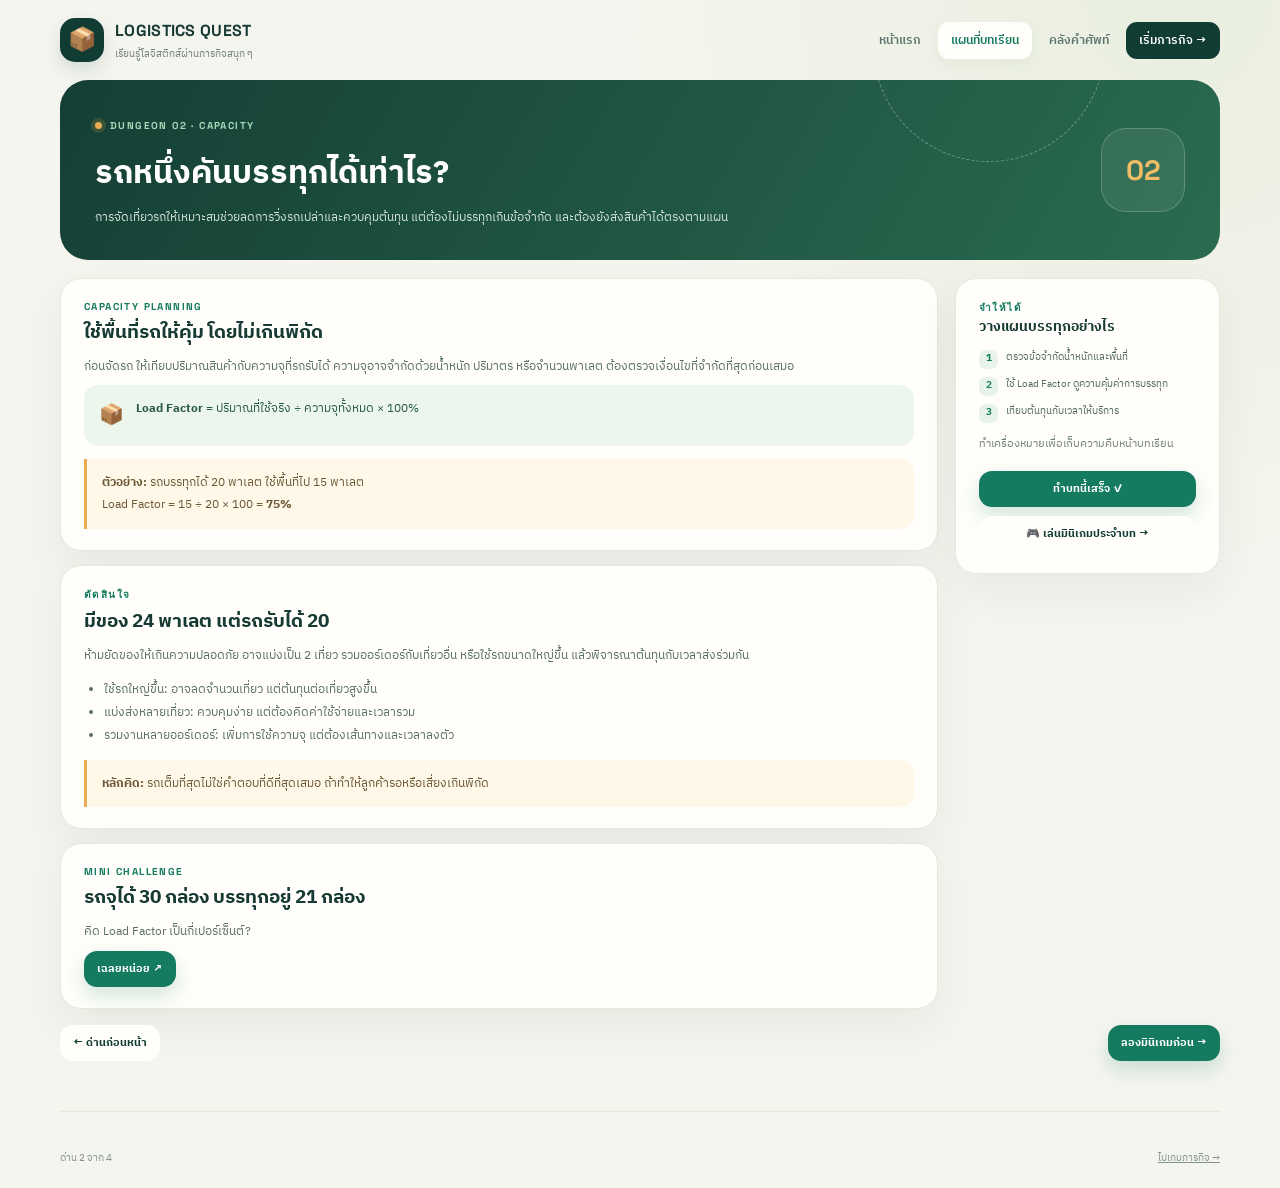
<file: lesson-02.html>
<!doctype html><html lang="th"><head><meta charset="utf-8"><meta name="viewport" content="width=device-width,initial-scale=1"><title>ด่าน 2: ความจุและการบรรทุก — Logistics Quest</title><link rel="stylesheet" href="styles.css"><script src="app.js" defer></script></head><body><a class="skip" href="#main">ข้ามไปเนื้อหาหลัก</a><div class="wrap"><header class="topbar"><a class="brand" href="index.html"><span class="brand-mark">📦</span><span><span class="brand-name">LOGISTICS QUEST</span><span class="brand-caption" style="display:block">เรียนรู้โลจิสติกส์ผ่านภารกิจสนุก ๆ</span></span></a><button class="menu-toggle" aria-label="เปิดเมนู" aria-expanded="false">เมนู ☰</button><nav class="nav" aria-label="เมนูหลัก"><a href="index.html">หน้าแรก</a><a href="lessons.html" aria-current="page">แผนที่บทเรียน</a><a href="glossary.html">คลังคำศัพท์</a><a class="nav-cta" href="challenge.html">เริ่มภารกิจ →</a></nav></header>
<main id="main"><section class="lesson-banner"><div><span class="eyebrow">DUNGEON 02 · CAPACITY</span><h1>รถหนึ่งคันบรรทุกได้เท่าไร?</h1><p>การจัดเที่ยวรถให้เหมาะสมช่วยลดการวิ่งรถเปล่าและควบคุมต้นทุน แต่ต้องไม่บรรทุกเกินข้อจำกัด และต้องยังส่งสินค้าได้ตรงตามแผน</p></div><div class="lesson-step">02</div></section>
<div class="lesson-layout"><div class="lesson-content"><article class="content-card"><div class="kicker">Capacity planning</div><h2>ใช้พื้นที่รถให้คุ้ม โดยไม่เกินพิกัด</h2><p>ก่อนจัดรถ ให้เทียบปริมาณสินค้ากับความจุที่รถรับได้ ความจุอาจจำกัดด้วยน้ำหนัก ปริมาตร หรือจำนวนพาเลต ต้องตรวจเงื่อนไขที่จำกัดที่สุดก่อนเสมอ</p><div class="concept-highlight"><b>📦</b><span><strong>Load Factor</strong> = ปริมาณที่ใช้จริง ÷ ความจุทั้งหมด × 100%</span></div><div class="example-box" style="margin-top:13px"><strong>ตัวอย่าง:</strong> รถบรรทุกได้ 20 พาเลต ใช้พื้นที่ไป 15 พาเลต<br>Load Factor = 15 ÷ 20 × 100 = <strong>75%</strong></div></article>
<article class="content-card"><div class="kicker">ตัดสินใจ</div><h2>มีของ 24 พาเลต แต่รถรับได้ 20</h2><p>ห้ามยัดของให้เกินความปลอดภัย อาจแบ่งเป็น 2 เที่ยว รวมออร์เดอร์กับเที่ยวอื่น หรือใช้รถขนาดใหญ่ขึ้น แล้วพิจารณาต้นทุนกับเวลาส่งร่วมกัน</p><ul><li>ใช้รถใหญ่ขึ้น: อาจลดจำนวนเที่ยว แต่ต้นทุนต่อเที่ยวสูงขึ้น</li><li>แบ่งส่งหลายเที่ยว: ควบคุมง่าย แต่ต้องคิดค่าใช้จ่ายและเวลารวม</li><li>รวมงานหลายออร์เดอร์: เพิ่มการใช้ความจุ แต่ต้องเส้นทางและเวลาลงตัว</li></ul><div class="example-box"><strong>หลักคิด:</strong> รถเต็มที่สุดไม่ใช่คำตอบที่ดีที่สุดเสมอ ถ้าทำให้ลูกค้ารอหรือเสี่ยงเกินพิกัด</div></article>
<article class="content-card"><div class="kicker">Mini challenge</div><h2>รถจุได้ 30 กล่อง บรรทุกอยู่ 21 กล่อง</h2><p>คิด Load Factor เป็นกี่เปอร์เซ็นต์?</p><button class="button primary small" type="button" onclick="document.getElementById('answer').classList.toggle('show')">เฉลยหน่อย ↗</button><div id="answer" class="reveal-answer">21 ÷ 30 × 100 = <strong>70%</strong> ของความจุถูกใช้งาน</div></article></div>
<aside class="side-card"><div class="kicker">จำให้ได้</div><h3>วางแผนบรรทุกอย่างไร</h3><div class="key-points"><div class="key-point"><b>1</b><span>ตรวจข้อจำกัดน้ำหนักและพื้นที่</span></div><div class="key-point"><b>2</b><span>ใช้ Load Factor ดูความคุ้มค่าการบรรทุก</span></div><div class="key-point"><b>3</b><span>เทียบต้นทุนกับเวลาให้บริการ</span></div></div><p>ทำเครื่องหมายเพื่อเก็บความคืบหน้าบทเรียน</p><button class="button primary small" data-finish-lesson="2">ทำบทนี้เสร็จ ✓</button><a class="button light small" href="practice.html?stage=2" style="margin-top:9px">🎮 เล่นมินิเกมประจำบท →</a></aside></div>
<nav class="lesson-nav" aria-label="ไปบทอื่น"><a class="button light small" href="lesson-01.html">← ด่านก่อนหน้า</a><a class="button primary small" href="practice.html?stage=2">ลองมินิเกมก่อน →</a></nav></main><footer class="footer"><span>ด่าน 2 จาก 4</span><a href="challenge.html">ไปเกมภารกิจ →</a></footer></div></body></html>
</file>
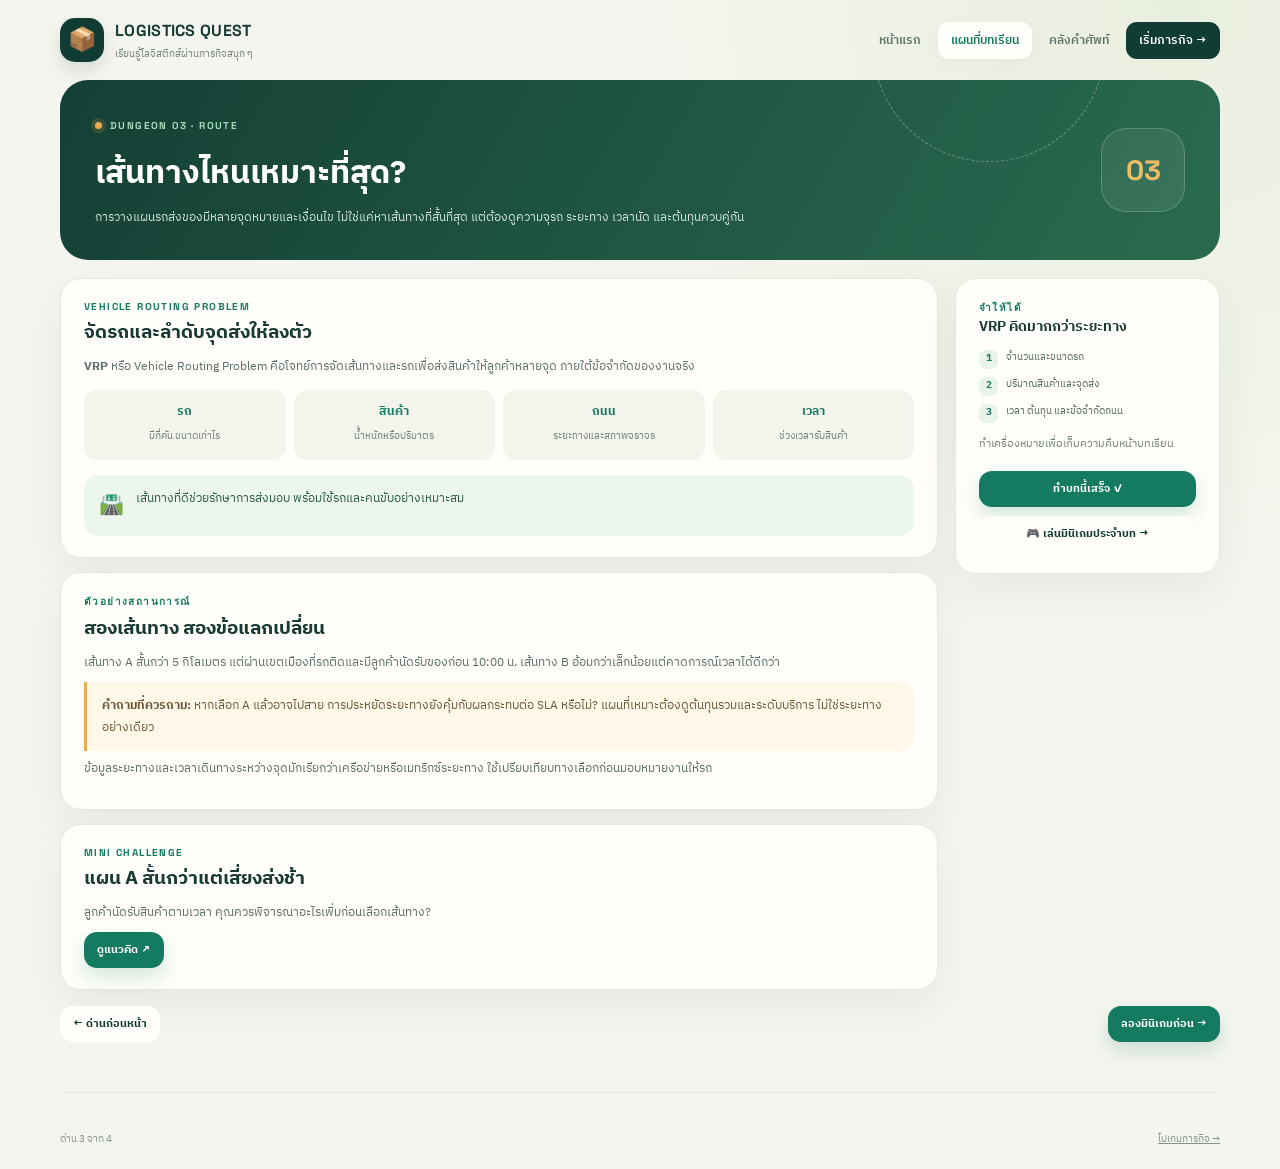
<file: lesson-03.html>
<!doctype html><html lang="th"><head><meta charset="utf-8"><meta name="viewport" content="width=device-width,initial-scale=1"><title>ด่าน 3: วางแผนเส้นทาง — Logistics Quest</title><link rel="stylesheet" href="styles.css"><script src="app.js" defer></script></head><body><a class="skip" href="#main">ข้ามไปเนื้อหาหลัก</a><div class="wrap"><header class="topbar"><a class="brand" href="index.html"><span class="brand-mark">📦</span><span><span class="brand-name">LOGISTICS QUEST</span><span class="brand-caption" style="display:block">เรียนรู้โลจิสติกส์ผ่านภารกิจสนุก ๆ</span></span></a><button class="menu-toggle" aria-label="เปิดเมนู" aria-expanded="false">เมนู ☰</button><nav class="nav" aria-label="เมนูหลัก"><a href="index.html">หน้าแรก</a><a href="lessons.html" aria-current="page">แผนที่บทเรียน</a><a href="glossary.html">คลังคำศัพท์</a><a class="nav-cta" href="challenge.html">เริ่มภารกิจ →</a></nav></header>
<main id="main"><section class="lesson-banner"><div><span class="eyebrow">DUNGEON 03 · ROUTE</span><h1>เส้นทางไหนเหมาะที่สุด?</h1><p>การวางแผนรถส่งของมีหลายจุดหมายและเงื่อนไข ไม่ใช่แค่หาเส้นทางที่สั้นที่สุด แต่ต้องดูความจุรถ ระยะทาง เวลานัด และต้นทุนควบคู่กัน</p></div><div class="lesson-step">03</div></section>
<div class="lesson-layout"><div class="lesson-content"><article class="content-card"><div class="kicker">Vehicle Routing Problem</div><h2>จัดรถและลำดับจุดส่งให้ลงตัว</h2><p><strong>VRP</strong> หรือ Vehicle Routing Problem คือโจทย์การจัดเส้นทางและรถเพื่อส่งสินค้าให้ลูกค้าหลายจุด ภายใต้ข้อจำกัดของงานจริง</p><div class="steps"><div class="step"><b>รถ</b><span>มีกี่คัน ขนาดเท่าไร</span></div><div class="step"><b>สินค้า</b><span>น้ำหนักหรือปริมาตร</span></div><div class="step"><b>ถนน</b><span>ระยะทางและสภาพจราจร</span></div><div class="step"><b>เวลา</b><span>ช่วงเวลารับสินค้า</span></div></div><div class="concept-highlight" style="margin-top:15px"><b>🛣️</b><span>เส้นทางที่ดีช่วยรักษาการส่งมอบ พร้อมใช้รถและคนขับอย่างเหมาะสม</span></div></article>
<article class="content-card"><div class="kicker">ตัวอย่างสถานการณ์</div><h2>สองเส้นทาง สองข้อแลกเปลี่ยน</h2><p>เส้นทาง A สั้นกว่า 5 กิโลเมตร แต่ผ่านเขตเมืองที่รถติดและมีลูกค้านัดรับของก่อน 10:00 น. เส้นทาง B อ้อมกว่าเล็กน้อยแต่คาดการณ์เวลาได้ดีกว่า</p><div class="example-box"><strong>คำถามที่ควรถาม:</strong> หากเลือก A แล้วอาจไปสาย การประหยัดระยะทางยังคุ้มกับผลกระทบต่อ SLA หรือไม่? แผนที่เหมาะต้องดูต้นทุนรวมและระดับบริการ ไม่ใช่ระยะทางอย่างเดียว</div><p>ข้อมูลระยะทางและเวลาเดินทางระหว่างจุดมักเรียกว่าเครือข่ายหรือเมทริกซ์ระยะทาง ใช้เปรียบเทียบทางเลือกก่อนมอบหมายงานให้รถ</p></article>
<article class="content-card"><div class="kicker">Mini challenge</div><h2>แผน A สั้นกว่าแต่เสี่ยงส่งช้า</h2><p>ลูกค้านัดรับสินค้าตามเวลา คุณควรพิจารณาอะไรเพิ่มก่อนเลือกเส้นทาง?</p><button class="button primary small" type="button" onclick="document.getElementById('answer').classList.toggle('show')">ดูแนวคิด ↗</button><div id="answer" class="reveal-answer">ตรวจเวลาเดินทางตามสภาพจริง เวลานัดของลูกค้า ความจุรถ และต้นทุนจากความล่าช้า แล้วเลือกเส้นทางที่รักษาระดับบริการได้</div></article></div>
<aside class="side-card"><div class="kicker">จำให้ได้</div><h3>VRP คิดมากกว่าระยะทาง</h3><div class="key-points"><div class="key-point"><b>1</b><span>จำนวนและขนาดรถ</span></div><div class="key-point"><b>2</b><span>ปริมาณสินค้าและจุดส่ง</span></div><div class="key-point"><b>3</b><span>เวลา ต้นทุน และข้อจำกัดถนน</span></div></div><p>ทำเครื่องหมายเพื่อเก็บความคืบหน้าบทเรียน</p><button class="button primary small" data-finish-lesson="3">ทำบทนี้เสร็จ ✓</button><a class="button light small" href="practice.html?stage=3" style="margin-top:9px">🎮 เล่นมินิเกมประจำบท →</a></aside></div>
<nav class="lesson-nav" aria-label="ไปบทอื่น"><a class="button light small" href="lesson-02.html">← ด่านก่อนหน้า</a><a class="button primary small" href="practice.html?stage=3">ลองมินิเกมก่อน →</a></nav></main><footer class="footer"><span>ด่าน 3 จาก 4</span><a href="challenge.html">ไปเกมภารกิจ →</a></footer></div></body></html>
</file>
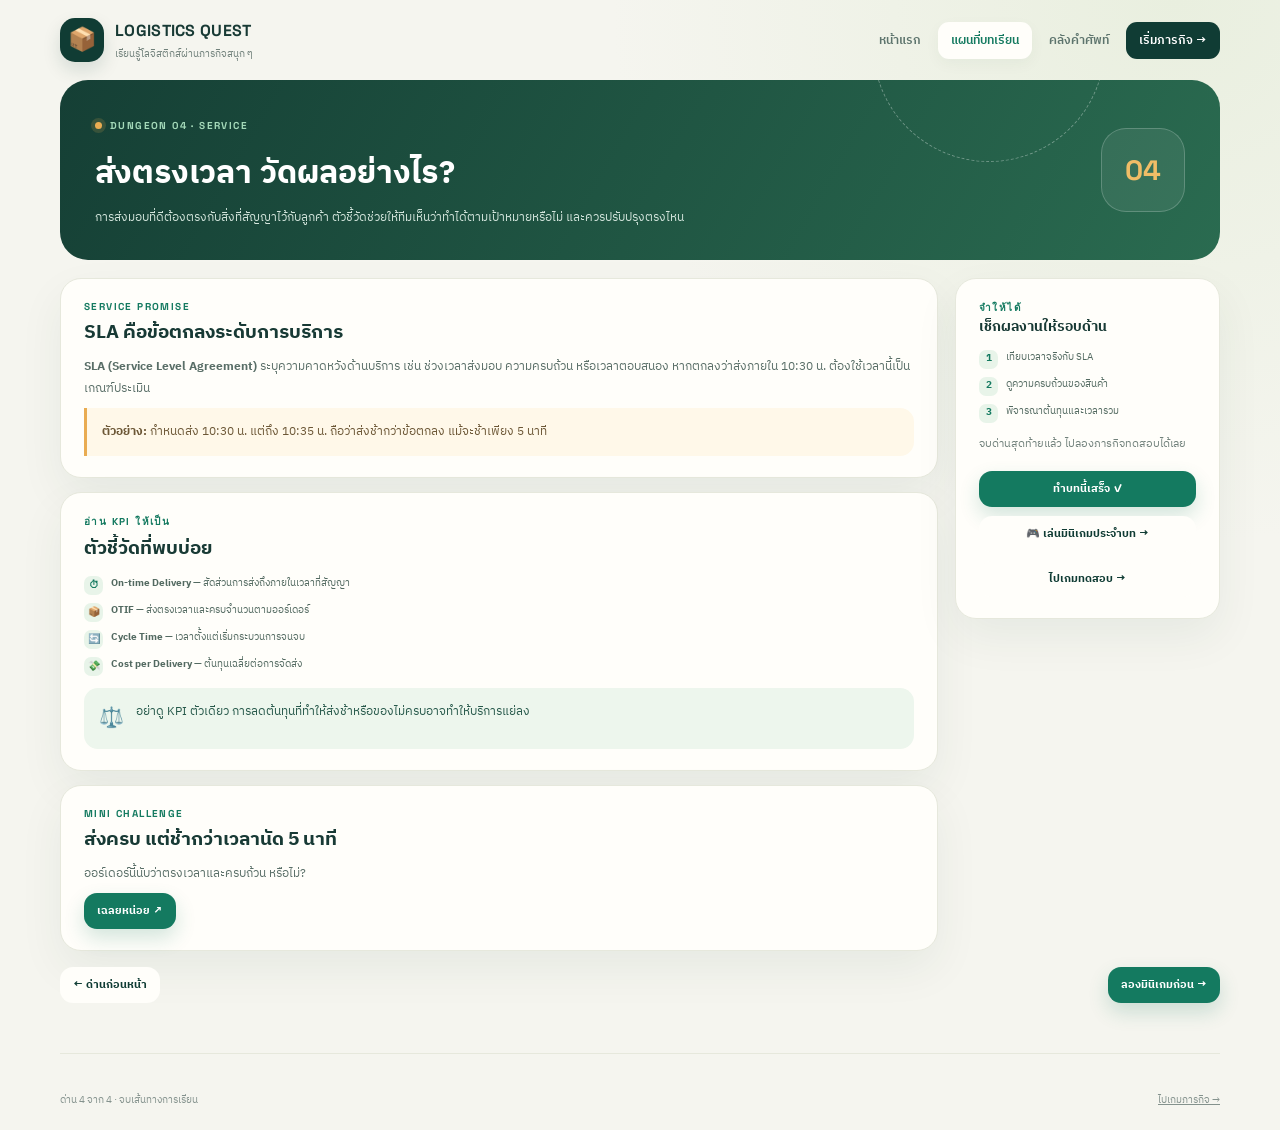
<file: lesson-04.html>
<!doctype html><html lang="th"><head><meta charset="utf-8"><meta name="viewport" content="width=device-width,initial-scale=1"><title>ด่าน 4: เวลาและตัวชี้วัด — Logistics Quest</title><link rel="stylesheet" href="styles.css"><script src="app.js" defer></script></head><body><a class="skip" href="#main">ข้ามไปเนื้อหาหลัก</a><div class="wrap"><header class="topbar"><a class="brand" href="index.html"><span class="brand-mark">📦</span><span><span class="brand-name">LOGISTICS QUEST</span><span class="brand-caption" style="display:block">เรียนรู้โลจิสติกส์ผ่านภารกิจสนุก ๆ</span></span></a><button class="menu-toggle" aria-label="เปิดเมนู" aria-expanded="false">เมนู ☰</button><nav class="nav" aria-label="เมนูหลัก"><a href="index.html">หน้าแรก</a><a href="lessons.html" aria-current="page">แผนที่บทเรียน</a><a href="glossary.html">คลังคำศัพท์</a><a class="nav-cta" href="challenge.html">เริ่มภารกิจ →</a></nav></header>
<main id="main"><section class="lesson-banner"><div><span class="eyebrow">DUNGEON 04 · SERVICE</span><h1>ส่งตรงเวลา วัดผลอย่างไร?</h1><p>การส่งมอบที่ดีต้องตรงกับสิ่งที่สัญญาไว้กับลูกค้า ตัวชี้วัดช่วยให้ทีมเห็นว่าทำได้ตามเป้าหมายหรือไม่ และควรปรับปรุงตรงไหน</p></div><div class="lesson-step">04</div></section>
<div class="lesson-layout"><div class="lesson-content"><article class="content-card"><div class="kicker">Service promise</div><h2>SLA คือข้อตกลงระดับการบริการ</h2><p><strong>SLA (Service Level Agreement)</strong> ระบุความคาดหวังด้านบริการ เช่น ช่วงเวลาส่งมอบ ความครบถ้วน หรือเวลาตอบสนอง หากตกลงว่าส่งภายใน 10:30 น. ต้องใช้เวลานี้เป็นเกณฑ์ประเมิน</p><div class="example-box"><strong>ตัวอย่าง:</strong> กำหนดส่ง 10:30 น. แต่ถึง 10:35 น. ถือว่าส่งช้ากว่าข้อตกลง แม้จะช้าเพียง 5 นาที</div></article>
<article class="content-card"><div class="kicker">อ่าน KPI ให้เป็น</div><h2>ตัวชี้วัดที่พบบ่อย</h2><div class="key-points"><div class="key-point"><b>⏱</b><span><strong>On-time Delivery</strong> — สัดส่วนการส่งถึงภายในเวลาที่สัญญา</span></div><div class="key-point"><b>📦</b><span><strong>OTIF</strong> — ส่งตรงเวลาและครบจำนวนตามออร์เดอร์</span></div><div class="key-point"><b>🔄</b><span><strong>Cycle Time</strong> — เวลาตั้งแต่เริ่มกระบวนการจนจบ</span></div><div class="key-point"><b>💸</b><span><strong>Cost per Delivery</strong> — ต้นทุนเฉลี่ยต่อการจัดส่ง</span></div></div><div class="concept-highlight"><b>⚖️</b><span>อย่าดู KPI ตัวเดียว การลดต้นทุนที่ทำให้ส่งช้าหรือของไม่ครบอาจทำให้บริการแย่ลง</span></div></article>
<article class="content-card"><div class="kicker">Mini challenge</div><h2>ส่งครบ แต่ช้ากว่าเวลานัด 5 นาที</h2><p>ออร์เดอร์นี้นับว่าตรงเวลาและครบถ้วน หรือไม่?</p><button class="button primary small" type="button" onclick="document.getElementById('answer').classList.toggle('show')">เฉลยหน่อย ↗</button><div id="answer" class="reveal-answer">ไม่ครบเงื่อนไข OTIF เพราะแม้สินค้าได้ครบ แต่ส่งช้ากว่าเวลานัด ส่วน On-time Delivery ก็ไม่นับว่าตรงเวลา</div></article></div>
<aside class="side-card"><div class="kicker">จำให้ได้</div><h3>เช็กผลงานให้รอบด้าน</h3><div class="key-points"><div class="key-point"><b>1</b><span>เทียบเวลาจริงกับ SLA</span></div><div class="key-point"><b>2</b><span>ดูความครบถ้วนของสินค้า</span></div><div class="key-point"><b>3</b><span>พิจารณาต้นทุนและเวลารวม</span></div></div><p>จบด่านสุดท้ายแล้ว ไปลองภารกิจทดสอบได้เลย</p><button class="button primary small" data-finish-lesson="4">ทำบทนี้เสร็จ ✓</button><a class="button light small" href="practice.html?stage=4" style="margin-top:9px">🎮 เล่นมินิเกมประจำบท →</a><a class="button light small" href="challenge.html" style="margin-top:9px">ไปเกมทดสอบ →</a></aside></div>
<nav class="lesson-nav" aria-label="ไปบทอื่น"><a class="button light small" href="lesson-03.html">← ด่านก่อนหน้า</a><a class="button primary small" href="practice.html?stage=4">ลองมินิเกมก่อน →</a></nav></main><footer class="footer"><span>ด่าน 4 จาก 4 · จบเส้นทางการเรียน</span><a href="challenge.html">ไปเกมภารกิจ →</a></footer></div></body></html>
</file>
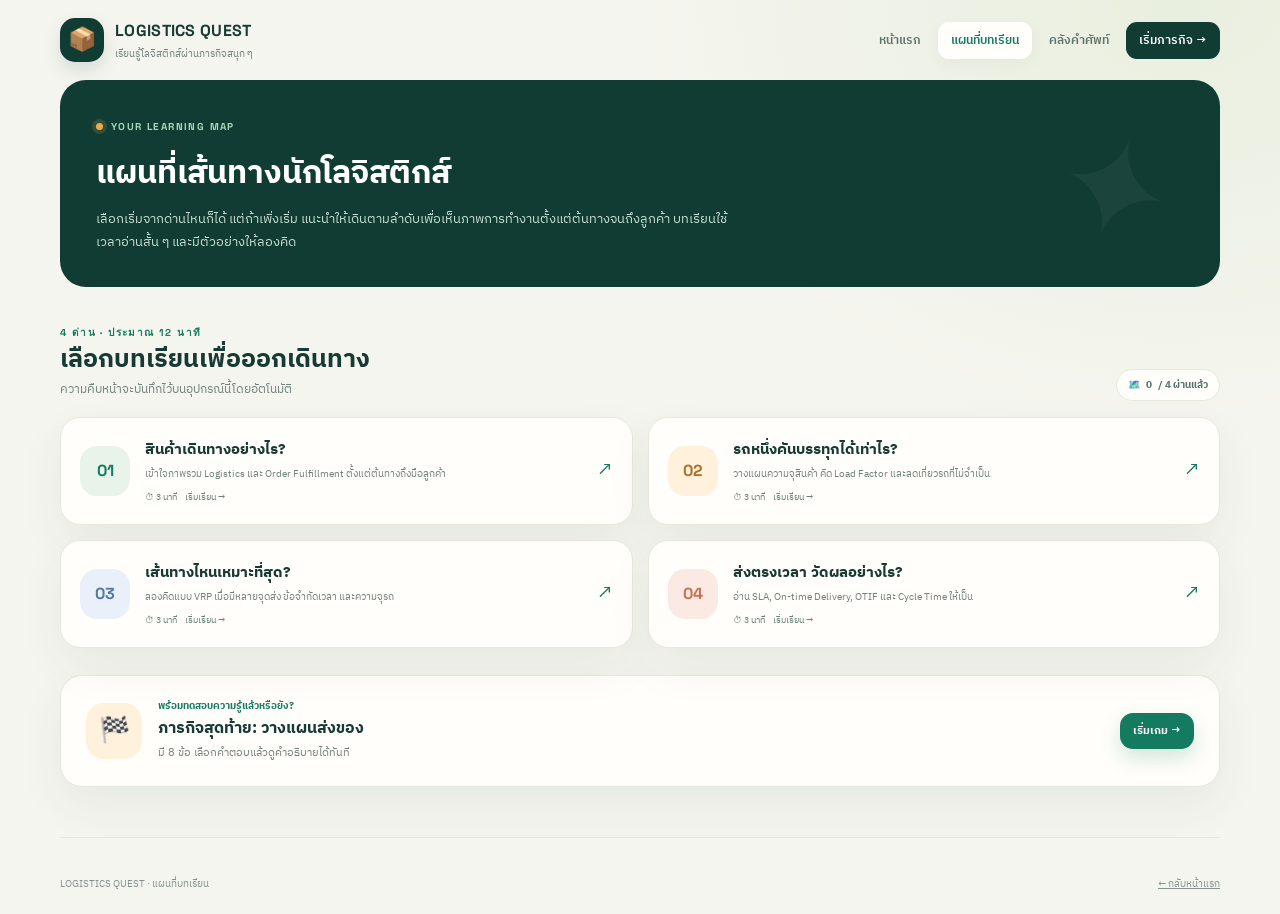
<file: lessons.html>
<!doctype html>
<html lang="th"><head><meta charset="utf-8"><meta name="viewport" content="width=device-width,initial-scale=1"><meta name="theme-color" content="#103c34"><title>แผนที่บทเรียน — Logistics Quest</title><link rel="stylesheet" href="styles.css"><script src="app.js" defer></script></head>
<body><a class="skip" href="#main">ข้ามไปเนื้อหาหลัก</a><div class="wrap"><header class="topbar"><a class="brand" href="index.html"><span class="brand-mark">📦</span><span><span class="brand-name">LOGISTICS QUEST</span><span class="brand-caption" style="display:block">เรียนรู้โลจิสติกส์ผ่านภารกิจสนุก ๆ</span></span></a><button class="menu-toggle" aria-label="เปิดเมนู" aria-expanded="false">เมนู ☰</button><nav class="nav" aria-label="เมนูหลัก"><a href="index.html">หน้าแรก</a><a href="lessons.html" aria-current="page">แผนที่บทเรียน</a><a href="glossary.html">คลังคำศัพท์</a><a class="nav-cta" href="challenge.html">เริ่มภารกิจ →</a></nav></header>
<main id="main"><section class="page-hero"><span class="eyebrow">YOUR LEARNING MAP</span><h1>แผนที่เส้นทางนักโลจิสติกส์</h1><p>เลือกเริ่มจากด่านไหนก็ได้ แต่ถ้าเพิ่งเริ่ม แนะนำให้เดินตามลำดับเพื่อเห็นภาพการทำงานตั้งแต่ต้นทางจนถึงลูกค้า บทเรียนใช้เวลาอ่านสั้น ๆ และมีตัวอย่างให้ลองคิด</p></section>
<div class="section-head"><div><div class="kicker">4 ด่าน · ประมาณ 12 นาที</div><h2>เลือกบทเรียนเพื่อออกเดินทาง</h2><p>ความคืบหน้าจะบันทึกไว้บนอุปกรณ์นี้โดยอัตโนมัติ</p></div><span class="pill">🗺️ <span data-completed-count>0</span> / 4 ผ่านแล้ว</span></div>
<section class="chapter-grid"><a class="chapter-card" href="lesson-01.html"><span class="chapter-num">01</span><span><h3>สินค้าเดินทางอย่างไร?</h3><p>เข้าใจภาพรวม Logistics และ Order Fulfillment ตั้งแต่ต้นทางถึงมือลูกค้า</p><span class="chapter-meta"><span>⏱ 3 นาที</span><span data-lesson-status="1">เริ่มเรียน →</span></span></span><span class="chapter-arrow">↗</span></a>
<a class="chapter-card" href="lesson-02.html"><span class="chapter-num">02</span><span><h3>รถหนึ่งคันบรรทุกได้เท่าไร?</h3><p>วางแผนความจุสินค้า คิด Load Factor และลดเที่ยวรถที่ไม่จำเป็น</p><span class="chapter-meta"><span>⏱ 3 นาที</span><span data-lesson-status="2">เริ่มเรียน →</span></span></span><span class="chapter-arrow">↗</span></a>
<a class="chapter-card" href="lesson-03.html"><span class="chapter-num">03</span><span><h3>เส้นทางไหนเหมาะที่สุด?</h3><p>ลองคิดแบบ VRP เมื่อมีหลายจุดส่ง ข้อจำกัดเวลา และความจุรถ</p><span class="chapter-meta"><span>⏱ 3 นาที</span><span data-lesson-status="3">เริ่มเรียน →</span></span></span><span class="chapter-arrow">↗</span></a>
<a class="chapter-card" href="lesson-04.html"><span class="chapter-num">04</span><span><h3>ส่งตรงเวลา วัดผลอย่างไร?</h3><p>อ่าน SLA, On-time Delivery, OTIF และ Cycle Time ให้เป็น</p><span class="chapter-meta"><span>⏱ 3 นาที</span><span data-lesson-status="4">เริ่มเรียน →</span></span></span><span class="chapter-arrow">↗</span></a></section>
<section class="continue-card"><div><div class="continue-main"><div class="continue-icon">🏁</div><div><div class="continue-meta">พร้อมทดสอบความรู้แล้วหรือยัง?</div><h3>ภารกิจสุดท้าย: วางแผนส่งของ</h3><p>มี 8 ข้อ เลือกคำตอบแล้วดูคำอธิบายได้ทันที</p></div></div></div><a class="button primary small" href="challenge.html">เริ่มเกม →</a></section></main>
<footer class="footer"><span>LOGISTICS QUEST · แผนที่บทเรียน</span><a href="index.html">← กลับหน้าแรก</a></footer></div></body></html>
</file>
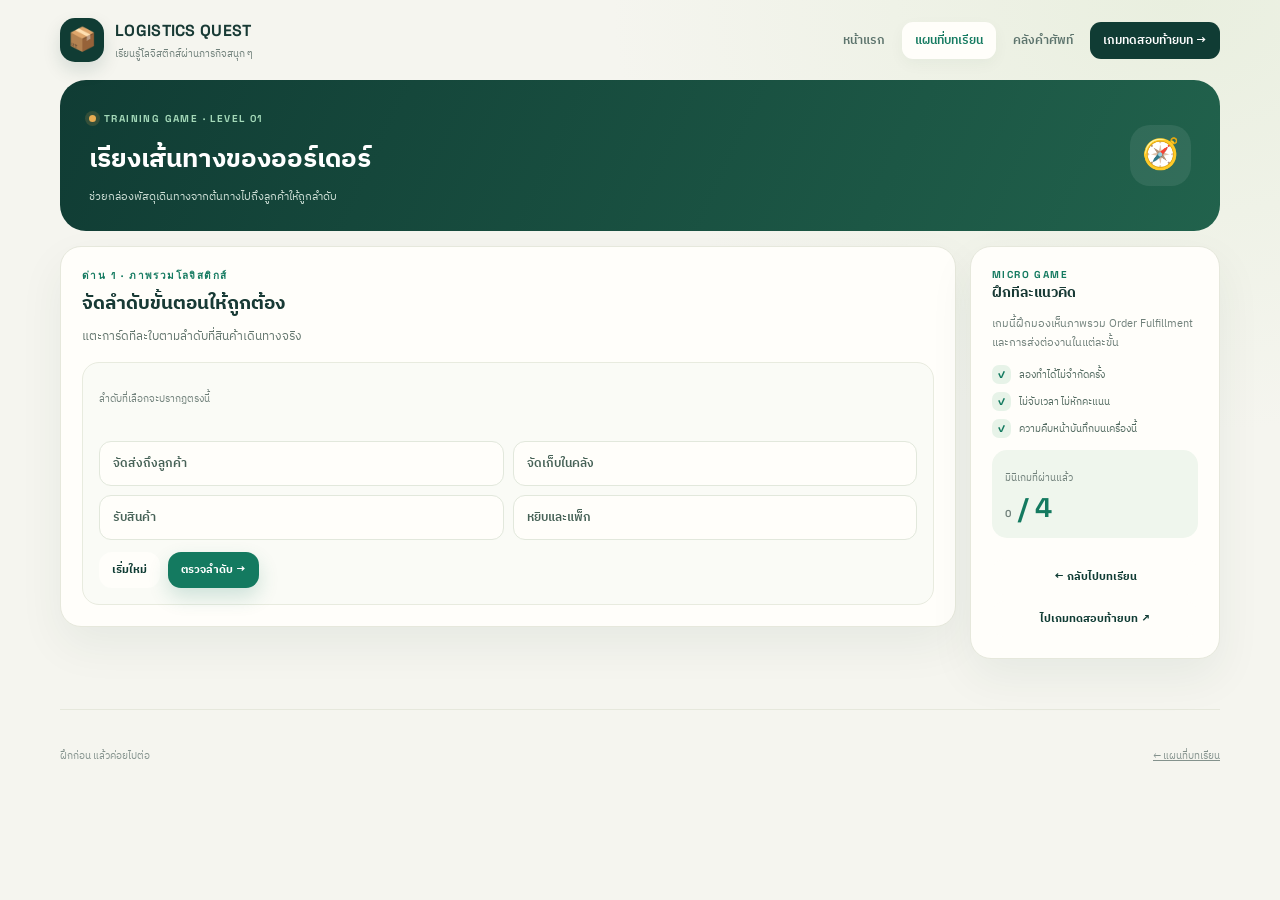
<file: practice.html>
<!doctype html><html lang="th"><head><meta charset="utf-8"><meta name="viewport" content="width=device-width,initial-scale=1"><meta name="theme-color" content="#103c34"><title>มินิเกมฝึกทักษะ — Logistics Quest</title><link rel="stylesheet" href="styles.css"><link rel="stylesheet" href="games.css"><script src="app.js" defer></script><script src="practice.js" defer></script></head>
<body><a class="skip" href="#main">ข้ามไปเนื้อหาหลัก</a><div class="wrap"><header class="topbar"><a class="brand" href="index.html"><span class="brand-mark">📦</span><span><span class="brand-name">LOGISTICS QUEST</span><span class="brand-caption" style="display:block">เรียนรู้โลจิสติกส์ผ่านภารกิจสนุก ๆ</span></span></a><button class="menu-toggle" aria-label="เปิดเมนู" aria-expanded="false">เมนู ☰</button><nav class="nav" aria-label="เมนูหลัก"><a href="index.html">หน้าแรก</a><a href="lessons.html" aria-current="page">แผนที่บทเรียน</a><a href="glossary.html">คลังคำศัพท์</a><a class="nav-cta" href="challenge.html">เกมทดสอบท้ายบท →</a></nav></header>
<main id="main"><section class="practice-hero"><div><span class="eyebrow" id="stageEyebrow">TRAINING GAME · LEVEL 01</span><h1 id="practiceTitle">ฝึกทักษะโลจิสติกส์</h1><p id="practiceDesc">เล่นมินิเกมสั้น ๆ เพื่อทดลองใช้แนวคิดจากบทเรียน</p></div><div class="practice-icon" id="practiceIcon" aria-hidden="true">🎮</div></section>
<div class="practice-board"><section class="practice-card"><div class="kicker" id="objectiveTag">ฝึกจากบทเรียน</div><h2 id="objectiveTitle">ภารกิจฝึกหัด</h2><p id="objectiveText">ทำภารกิจสั้น ๆ เพื่อฝึกใช้ความรู้จากบทเรียนก่อนเข้าสู่ด่านถัดไป</p><div class="game-zone" id="gameZone"></div><div class="game-message" id="gameMessage" role="status"></div><div id="continueActions" class="game-toolbar hidden"></div></section>
<aside class="practice-aside"><div class="kicker">MICRO GAME</div><h3>ฝึกทีละแนวคิด</h3><p id="asideText">เกมนี้ออกแบบให้จบใน 1–2 นาที และมีคำอธิบายหลังทำสำเร็จ</p><div class="practice-points"><div><b>✓</b><span>ลองทำได้ไม่จำกัดครั้ง</span></div><div><b>✓</b><span>ไม่จับเวลา ไม่หักคะแนน</span></div><div><b>✓</b><span>ความคืบหน้าบันทึกบนเครื่องนี้</span></div></div><div class="score-panel"><span>มินิเกมที่ผ่านแล้ว</span><strong><span data-mini-game-count>0</span> / 4</strong></div><a class="button light small" id="backToLesson" href="lessons.html">← กลับไปบทเรียน</a><a class="button light small" href="challenge.html">ไปเกมทดสอบท้ายบท ↗</a></aside></div></main>
<footer class="footer"><span>ฝึกก่อน แล้วค่อยไปต่อ</span><a href="lessons.html">← แผนที่บทเรียน</a></footer></div></body></html>
</file>
<file: styles.css>
@import url('https://fonts.googleapis.com/css2?family=IBM+Plex+Sans+Thai:wght@400;500;600;700&family=Space+Grotesk:wght@500;600;700&display=swap');
:root{--ink:#183a35;--muted:#71817b;--paper:#f5f5ef;--white:#fffefa;--line:#e6e8dc;--green:#147a60;--green-dark:#103c34;--mint:#e6f3e9;--gold:#e9ac52;--coral:#ee7756;--blue:#7697be;--shadow:0 18px 45px #123d3010;--radius:24px}
*{box-sizing:border-box}html{scroll-behavior:smooth}body{margin:0;min-height:100vh;background:radial-gradient(ellipse at 92% 0%,#e9efdf 0,transparent 34%),var(--paper);color:var(--ink);font-family:'IBM Plex Sans Thai','Leelawadee UI',Tahoma,sans-serif}a{color:inherit}button{font:inherit;cursor:pointer}img,svg{max-width:100%}:focus-visible{outline:3px solid var(--gold);outline-offset:4px}.wrap{width:min(1160px,calc(100% - 44px));margin:auto}.skip{position:absolute;left:-999px;top:12px;background:#fff;padding:10px;border-radius:9px;z-index:20}.skip:focus{left:12px}.topbar{display:flex;align-items:center;justify-content:space-between;gap:18px;padding:18px 0}.brand{display:flex;gap:11px;align-items:center;text-decoration:none}.brand-mark{width:44px;height:44px;border-radius:15px;background:var(--green-dark);color:#b9e9cc;display:grid;place-items:center;font-size:23px;box-shadow:0 8px 18px #103c3422}.brand-name{font:700 16px 'Space Grotesk',sans-serif;letter-spacing:.3px}.brand-caption{color:var(--muted);font-size:10px;margin-top:1px}.nav{display:flex;align-items:center;gap:4px}.nav a{padding:9px 13px;border-radius:11px;text-decoration:none;color:#5d746d;font-size:12px;font-weight:600;transition:.18s}.nav a:hover,.nav a[aria-current=page]{background:#fffefa;color:var(--green);box-shadow:0 5px 15px #173f310b}.nav .nav-cta{background:var(--green-dark);color:#fff}.nav .nav-cta:hover{background:var(--green)}.menu-toggle{display:none;border:1px solid var(--line);background:#fff;border-radius:10px;padding:8px 10px;color:var(--ink)}
.eyebrow{display:inline-flex;align-items:center;gap:8px;color:#a4d9b9;font:700 10px 'Space Grotesk',sans-serif;letter-spacing:1.4px}.eyebrow:before{content:'';width:7px;height:7px;background:var(--gold);border-radius:50%;box-shadow:0 0 0 4px #e9ac5229}.kicker{font:700 10px 'Space Grotesk',sans-serif;color:var(--green);letter-spacing:1.4px;text-transform:uppercase}.button{display:inline-flex;align-items:center;justify-content:center;gap:8px;border:0;border-radius:13px;padding:12px 17px;text-decoration:none;font-size:13px;font-weight:700;transition:transform .18s,box-shadow .18s,background .18s}.button:hover{transform:translateY(-2px)}.button.primary{background:var(--green);color:#fff;box-shadow:0 9px 20px #147a6030}.button.primary:hover{background:var(--green-dark)}.button.light{background:#fffefa;color:var(--green-dark)}.button.ghost{border:1px solid #ffffff45;color:#fff;background:#ffffff0b}.button.small{padding:9px 13px;font-size:11px}.section-head{display:flex;justify-content:space-between;align-items:flex-end;gap:20px;margin:38px 0 16px}.section-head h2{font-size:25px;line-height:1.3;margin:4px 0}.section-head p{font-size:12px;color:var(--muted);margin:4px 0 0;line-height:1.7}.pill{display:inline-flex;align-items:center;gap:6px;border-radius:99px;background:#fffefa;padding:7px 11px;color:#55736b;font-size:10px;font-weight:700;border:1px solid var(--line)}.footer{padding:38px 0 22px;color:#84928d;font-size:10px;display:flex;justify-content:space-between;gap:15px;border-top:1px solid var(--line);margin-top:50px}.muted{color:var(--muted)}
/* home */
.home-hero{position:relative;isolation:isolate;overflow:hidden;display:grid;grid-template-columns:1.2fr .8fr;gap:22px;align-items:center;border-radius:32px;padding:42px 46px;min-height:385px;color:#fff;background:linear-gradient(124deg,#103c34 0%,#145342 65%,#1d7158 100%);box-shadow:0 25px 60px #143e321e}.home-hero:before{content:'';position:absolute;z-index:-1;inset:auto -6% -52% 22%;height:390px;border:1px dashed #b9e8d155;border-radius:50%;transform:rotate(-20deg)}.home-hero:after{content:'';position:absolute;z-index:-1;width:370px;height:370px;border-radius:50%;border:1px solid #d5f2df20;right:-45px;top:-180px;box-shadow:0 0 0 34px #d5f2df09,0 0 0 68px #d5f2df07}.hero-copy{position:relative;z-index:1}.hero-copy h1{max-width:620px;margin:13px 0 12px;font-size:clamp(32px,4vw,49px);line-height:1.23;letter-spacing:-1px}.hero-copy h1 em{font-style:normal;color:#f0bc66}.hero-copy p{max-width:520px;color:#d2e3d9;font-size:14px;line-height:1.9}.hero-actions{display:flex;flex-wrap:wrap;gap:10px;margin-top:24px}.hero-small{font-size:10px;color:#a7c1b5;margin-top:16px}.route-art{position:relative;min-height:260px;display:grid;place-items:center}.route-art svg{width:min(100%,390px);overflow:visible;filter:drop-shadow(0 14px 20px #061d1733)}.route-caption{position:absolute;bottom:-2px;right:5px;padding:9px 13px;border-radius:12px;background:#ffffff13;border:1px solid #ffffff20;font-size:10px;color:#e0eee5;backdrop-filter:blur(8px)}.route-caption strong{color:#f0bc66}.stats-row{display:grid;grid-template-columns:repeat(3,1fr);gap:12px;margin-top:16px}.stat-card{display:flex;align-items:center;gap:13px;padding:15px 17px;background:var(--white);border:1px solid var(--line);border-radius:18px;box-shadow:var(--shadow)}.stat-icon{width:39px;height:39px;border-radius:13px;display:grid;place-items:center;background:var(--mint);font-size:18px}.stat-card strong{display:block;font:700 20px 'Space Grotesk',sans-serif}.stat-card span{font-size:10px;color:var(--muted)}.continue-card{display:grid;grid-template-columns:1fr auto;align-items:center;gap:18px;margin-top:27px;padding:22px 25px;border-radius:22px;background:#fffefa;border:1px solid var(--line);box-shadow:var(--shadow)}.continue-main{display:flex;align-items:center;gap:16px}.continue-icon{width:56px;height:56px;border-radius:18px;background:#fff1db;display:grid;place-items:center;font-size:25px}.continue-main h3{margin:1px 0;font-size:16px}.continue-main p{margin:2px 0;color:var(--muted);font-size:11px}.continue-meta{font-size:10px;color:var(--green);font-weight:700}.meter{height:7px;border-radius:9px;background:#edf0e9;overflow:hidden;margin-top:9px;max-width:380px}.meter i{display:block;height:100%;border-radius:9px;background:linear-gradient(90deg,#11826a,#b4d76c);width:0;transition:width .35s}.feature-grid{display:grid;grid-template-columns:repeat(3,1fr);gap:14px}.feature{position:relative;overflow:hidden;min-height:177px;padding:19px;border:1px solid var(--line);border-radius:21px;background:#fffefa;text-decoration:none;box-shadow:var(--shadow);transition:transform .2s,box-shadow .2s}.feature:hover{transform:translateY(-4px);box-shadow:0 20px 40px #173b3019}.feature-emoji{width:45px;height:45px;display:grid;place-items:center;border-radius:15px;font-size:22px;background:#e5f2e6}.feature:nth-child(2) .feature-emoji{background:#fff0d9}.feature:nth-child(3) .feature-emoji{background:#e6edf7}.feature h3{font-size:15px;margin:11px 0 3px}.feature p{font-size:11px;line-height:1.7;color:var(--muted);margin:0;max-width:280px}.feature .arrow{position:absolute;right:17px;bottom:17px;color:var(--green);font-size:19px}
/* catalog */
.page-hero{padding:32px 36px;border-radius:26px;background:var(--green-dark);color:#fff;position:relative;overflow:hidden}.page-hero:after{content:'✦';position:absolute;right:50px;top:2px;font-size:140px;color:#ffffff0b;transform:rotate(17deg)}.page-hero h1{position:relative;z-index:1;font-size:32px;margin:8px 0}.page-hero p{position:relative;z-index:1;max-width:650px;color:#c9ddd3;line-height:1.8;font-size:13px;margin:0}.page-hero .eyebrow{position:relative;z-index:1}.chapter-grid{display:grid;grid-template-columns:repeat(2,1fr);gap:15px}.chapter-card{position:relative;display:grid;grid-template-columns:auto 1fr auto;gap:15px;align-items:center;padding:19px;background:#fffefa;border:1px solid var(--line);border-radius:20px;text-decoration:none;box-shadow:var(--shadow);transition:.18s}.chapter-card:hover{transform:translateY(-3px);border-color:#bdd6c6}.chapter-num{width:50px;height:50px;border-radius:17px;background:#e8f4e9;display:grid;place-items:center;color:var(--green);font:700 16px 'Space Grotesk',sans-serif}.chapter-card:nth-child(2) .chapter-num{background:#fff1dc;color:#ab7028}.chapter-card:nth-child(3) .chapter-num{background:#eaf0fa;color:#5477a5}.chapter-card:nth-child(4) .chapter-num{background:#faeae3;color:#c86f51}.chapter-card h3{font-size:15px;margin:0 0 4px}.chapter-card p{font-size:10px;line-height:1.6;color:var(--muted);margin:0}.chapter-meta{display:flex;gap:8px;flex-wrap:wrap;margin-top:8px}.chapter-meta span{font-size:9px;color:#678077}.chapter-arrow{font-size:20px;color:var(--green)}
/* lesson */
.lesson-banner{position:relative;overflow:hidden;border-radius:28px;padding:31px 35px;color:#fff;background:linear-gradient(120deg,#153f35,#2a6b50);display:grid;grid-template-columns:1fr auto;gap:20px;align-items:center}.lesson-banner:after{content:'';position:absolute;width:230px;height:230px;border:1px dashed #fff5;border-radius:50%;right:115px;top:-150px}.lesson-banner h1{position:relative;z-index:1;margin:9px 0 7px;font-size:32px}.lesson-banner p{position:relative;z-index:1;color:#d3e5dc;max-width:700px;font-size:12px;line-height:1.8;margin:0}.lesson-step{width:84px;height:84px;border-radius:25px;background:#ffffff12;border:1px solid #ffffff35;display:grid;place-items:center;font:700 28px 'Space Grotesk',sans-serif;color:#f0bd67;position:relative;z-index:1}.lesson-layout{display:grid;grid-template-columns:minmax(0,1fr) 265px;gap:17px;align-items:start;margin-top:18px}.lesson-content{display:grid;gap:14px}.content-card,.side-card{border:1px solid var(--line);border-radius:21px;background:#fffefa;padding:21px 23px;box-shadow:var(--shadow)}.content-card h2{font-size:19px;margin:4px 0 8px}.content-card p{font-size:12px;line-height:1.9;color:#596e67;margin:7px 0}.content-card ul{font-size:12px;line-height:1.9;color:#596e67;padding-left:20px}.concept-highlight{display:flex;align-items:flex-start;gap:12px;padding:13px 15px;border-radius:14px;background:#edf6ed;color:#27594b;font-size:12px;line-height:1.75}.concept-highlight b{font-size:20px}.example-box{border-left:3px solid var(--gold);border-radius:0 14px 14px 0;background:#fff8e9;padding:13px 15px;color:#6c5736;font-size:12px;line-height:1.8}.steps{display:grid;grid-template-columns:repeat(4,1fr);gap:8px;margin-top:12px}.step{padding:12px 10px;background:#f3f5ed;border-radius:13px;text-align:center}.step b{display:block;color:var(--green);font-size:12px}.step span{font-size:10px;color:#708078}.side-card{position:sticky;top:15px}.side-card h3{font-size:14px;margin:0 0 10px}.side-card p{font-size:11px;line-height:1.75;color:var(--muted)}.key-points{display:grid;gap:8px;margin:12px 0}.key-point{display:flex;align-items:flex-start;gap:8px;font-size:10px;line-height:1.55;color:#536a61}.key-point b{width:19px;height:19px;border-radius:7px;background:#e8f4e9;color:var(--green);display:grid;place-items:center;flex:none;font-size:10px}.side-card .button{width:100%;margin-top:6px}.mini-quiz{padding:17px 18px;border-radius:19px;background:#fff3df;border:1px solid #f0d6a8;margin-top:14px}.mini-quiz h3{font-size:14px;margin:0 0 6px}.mini-quiz p{font-size:11px;color:#6e624e;line-height:1.7;margin:0 0 10px}.reveal-answer{display:none;background:#fffefa;padding:11px;border-radius:11px;font-size:11px;line-height:1.7;margin-top:9px;color:#4b695b}.reveal-answer.show{display:block}.lesson-nav{display:flex;justify-content:space-between;gap:10px;margin-top:16px}.lesson-nav a{text-decoration:none}
/* quiz */
.quiz-hero{border-radius:26px;background:linear-gradient(115deg,#103c34,#205f4b);padding:25px 30px;color:#fff;display:flex;justify-content:space-between;align-items:center;gap:20px}.quiz-hero h1{font-size:27px;margin:6px 0}.quiz-hero p{font-size:11px;color:#d0e1d8;margin:0}.quiz-badge{width:68px;height:68px;border-radius:21px;background:#ffffff16;display:grid;place-items:center;font-size:33px}.quiz-layout{display:grid;grid-template-columns:minmax(0,1fr) 255px;gap:15px;margin-top:15px}.quiz-card,.quiz-aside{border:1px solid var(--line);border-radius:21px;background:#fffefa;padding:22px;box-shadow:var(--shadow)}.quiz-top{display:flex;justify-content:space-between;align-items:center;gap:10px}.topic-badge{border-radius:8px;background:#e9f4e9;padding:6px 9px;font-size:10px;color:var(--green);font-weight:700}.question-number{font:600 11px 'Space Grotesk',sans-serif;color:var(--muted)}.progress-track{height:8px;background:#edf0e8;border-radius:10px;overflow:hidden;margin:13px 0 22px}.progress-fill{height:100%;width:0;background:linear-gradient(90deg,#15836b,#c3d969);border-radius:10px;transition:width .3s}.question-text{font-size:18px;line-height:1.6;margin:0 0 16px}.answers{display:grid;gap:9px}.answer{width:100%;text-align:left;border:1px solid #e4e8df;border-radius:13px;background:#fffefa;color:#344e43;padding:13px 15px;font-size:12px;line-height:1.65;transition:.16s}.answer:hover:not(:disabled){border-color:#9cc9ae;background:#f5faf3;transform:translateX(2px)}.answer:disabled{cursor:default}.answer.correct{border-color:#7dc4a0;background:#e9f7ec;color:#19664e}.answer.incorrect{border-color:#e6a598;background:#fff0ec;color:#a74e42}.feedback{display:none;margin-top:14px;padding:12px 14px;border-radius:13px;background:#eff6ed;color:#4e695c;font-size:11px;line-height:1.8}.feedback.show{display:block}.feedback strong{color:#177356}.quiz-actions{display:flex;align-items:center;justify-content:space-between;gap:10px;margin-top:17px}.quiz-hint{font-size:10px;color:#819087}.next-button{border:0;border-radius:12px;padding:11px 16px;background:var(--green);color:#fff;font-size:12px;font-weight:700}.next-button:disabled{background:#e9eee7;color:#9ba79e;cursor:default}.quiz-aside h3{font-size:14px;margin:0 0 12px}.score-panel{padding:13px;border-radius:15px;background:#eff6ed;margin-bottom:15px}.score-panel span{font-size:10px;color:var(--muted)}.score-panel strong{display:block;color:var(--green);font:700 27px 'Space Grotesk',sans-serif}.topic-progress{display:grid;gap:10px}.topic-row{display:grid;grid-template-columns:1fr auto;gap:5px;align-items:center}.topic-row span,.topic-row b{font-size:10px;color:#61756c}.topic-bar{grid-column:1/-1;height:5px;background:#eef0e9;border-radius:7px;overflow:hidden}.topic-bar i{display:block;height:100%;background:#74b38b;border-radius:7px;transition:width .2s}.aside-tip{font-size:10px;line-height:1.7;color:var(--muted);border-top:1px solid var(--line);padding-top:12px;margin-top:15px}.result-card{border:1px solid var(--line);border-radius:23px;background:#fffefa;padding:28px;text-align:center;box-shadow:var(--shadow)}.result-icon{font-size:44px}.result-card h2{font-size:24px;margin:5px 0}.result-card p{color:var(--muted);font-size:12px}.result-score{font:700 40px 'Space Grotesk',sans-serif;color:var(--green)}.result-topics{display:grid;grid-template-columns:repeat(4,1fr);gap:9px;margin:18px 0}.result-topic{padding:12px 7px;border-radius:13px;background:#f0f5ec}.result-topic strong{display:block;font:700 18px 'Space Grotesk',sans-serif;color:var(--green)}.result-topic span{font-size:9px;color:var(--muted)}.result-actions{display:flex;justify-content:center;flex-wrap:wrap;gap:9px}.hidden{display:none!important}
/* glossary */
.term-grid{display:grid;grid-template-columns:repeat(3,1fr);gap:12px}.term{border:1px solid var(--line);background:#fffefa;border-radius:17px;padding:16px}.term h3{font:700 13px 'Space Grotesk',sans-serif;color:var(--green);margin:0 0 6px}.term p{font-size:11px;line-height:1.75;color:#5c6f67;margin:0}.term small{display:inline-block;margin-top:9px;color:#9a743a;background:#fff2dc;padding:4px 7px;border-radius:6px;font-size:9px}
.practice-hero{border-radius:26px;background:linear-gradient(115deg,#103c34,#21624c);padding:24px 29px;color:#fff;display:flex;justify-content:space-between;align-items:center;gap:18px}.practice-hero h1{font-size:26px;margin:7px 0}.practice-hero p{font-size:11px;color:#d0e1d8;line-height:1.7;margin:0;max-width:660px}.practice-icon{width:61px;height:61px;border-radius:20px;background:#ffffff15;display:grid;place-items:center;font-size:30px;flex:none}.practice-board{display:grid;grid-template-columns:minmax(0,1fr) 250px;gap:14px;margin-top:15px;align-items:start}.practice-card,.practice-aside{border:1px solid var(--line);border-radius:21px;background:#fffefa;padding:21px;box-shadow:var(--shadow)}.practice-card h2{font-size:19px;margin:5px 0 7px}.practice-card>p{font-size:12px;line-height:1.8;color:#63766e;margin:0 0 15px}.game-zone{border:1px solid #e8ebdf;border-radius:17px;background:#fafbf6;padding:16px}.sequence-list{display:grid;grid-template-columns:repeat(2,1fr);gap:9px}.sequence-choice{border:1px solid #e2e8dc;border-radius:12px;padding:12px 13px;background:#fffefa;text-align:left;color:#476257;font-size:12px;font-weight:600;transition:.16s}.sequence-choice:hover:not(:disabled){border-color:#91c2a1;transform:translateY(-1px)}.sequence-choice.selected{border-color:#68ad86;background:#e8f4e9;color:#176849}.sequence-choice:disabled{opacity:.6}.order-preview{display:flex;flex-wrap:wrap;gap:7px;min-height:38px;margin:12px 0}.order-chip{padding:6px 9px;border-radius:9px;background:#e7f3e7;color:#276448;font-size:10px;font-weight:700}.game-toolbar{display:flex;gap:8px;flex-wrap:wrap;margin-top:12px}.game-message{display:none;margin-top:13px;padding:12px 14px;border-radius:12px;font-size:11px;line-height:1.75}.game-message.show{display:block}.game-message.win{background:#e8f4e9;color:#286048}.game-message.retry{background:#fff0e7;color:#8e543d}.game-choice-grid{display:grid;grid-template-columns:repeat(3,1fr);gap:9px}.game-choice{border:1px solid #e3e8dc;border-radius:13px;padding:12px 10px;background:#fffefa;color:#436055;text-align:center;font-size:12px;font-weight:700;transition:.16s}.game-choice:hover{border-color:#92c5a5;background:#eff7ec}.game-choice.selected{background:#e6f3e8;border-color:#68ad86;color:#14634a}.game-choice.correct{background:#e7f4e7;border-color:#6cab84}.game-choice.incorrect{background:#fff0eb;border-color:#e3a18e}.truck-visual{padding:13px;background:#fff;border:1px solid #e5e9dd;border-radius:14px;margin:10px 0 14px}.truck-label{display:flex;justify-content:space-between;gap:10px;font-size:10px;color:var(--muted);margin-bottom:9px}.truck-boxes{display:grid;grid-template-columns:repeat(10,1fr);gap:4px}.truck-boxes i{aspect-ratio:1;border-radius:5px;background:#ebeee6}.truck-boxes i.filled{background:linear-gradient(135deg,#66b084,#24805d)}.route-options{display:grid;grid-template-columns:repeat(2,1fr);gap:10px}.route-option{border:1px solid #e3e8dc;border-radius:15px;background:#fff;padding:14px;text-align:left;color:var(--ink)}.route-option b{display:block;font-size:12px}.route-option span{display:block;font-size:10px;color:var(--muted);margin-top:5px}.route-option .route-distance{font:700 19px 'Space Grotesk',sans-serif;color:var(--green);margin-top:9px}.shipment-row{display:grid;grid-template-columns:1fr auto;align-items:center;gap:12px;padding:12px;border-radius:13px;background:#fff;border:1px solid #e5e9df;margin-bottom:8px}.shipment-row strong{display:block;font-size:11px}.shipment-row span{font-size:10px;color:var(--muted)}.shipment-status{padding:5px 8px;border-radius:8px;background:#f1f4ec;color:#61746a;font-size:9px;font-weight:700}.practice-aside h3{font-size:14px;margin:0 0 8px}.practice-aside p{font-size:11px;line-height:1.75;color:var(--muted)}.practice-points{display:grid;gap:8px;margin:12px 0}.practice-points div{display:flex;gap:8px;align-items:center;color:#526a60;font-size:10px}.practice-points b{display:grid;place-items:center;width:19px;height:19px;border-radius:7px;background:#e7f3e8;color:var(--green)}.practice-aside .button{width:100%;margin-top:6px}
@media(max-width:850px){.home-hero{padding:32px;grid-template-columns:1.1fr .9fr}.route-art{min-height:220px}.lesson-layout,.quiz-layout,.practice-board{grid-template-columns:1fr}.side-card{position:static}.quiz-aside,.practice-aside{order:-1}.topic-progress{grid-template-columns:repeat(2,1fr)}.feature-grid{grid-template-columns:repeat(2,1fr)}.term-grid{grid-template-columns:repeat(2,1fr)}}
@media(max-width:620px){.wrap{width:min(100% - 26px,1160px)}.topbar{position:relative;align-items:center}.brand-mark{width:39px;height:39px}.brand-name{font-size:14px}.brand-caption{font-size:9px}.menu-toggle{display:block}.nav{display:none;position:absolute;z-index:15;top:67px;right:0;left:0;flex-direction:column;align-items:stretch;padding:7px;border:1px solid var(--line);border-radius:15px;background:#fffefa;box-shadow:var(--shadow)}.nav.open{display:flex}.nav a{padding:11px}.home-hero{grid-template-columns:1fr;padding:26px 23px;border-radius:24px;min-height:0}.hero-copy h1{font-size:34px}.hero-copy p{font-size:12px}.route-art{min-height:170px}.route-art svg{max-width:300px}.route-caption{right:0;bottom:-2px}.stats-row{grid-template-columns:repeat(2,1fr);gap:7px}.stat-card{padding:10px;gap:8px}.stat-icon{width:31px;height:31px;font-size:15px}.stat-card strong{font-size:17px}.stat-card span{font-size:8px}.continue-card{grid-template-columns:1fr;padding:16px}.continue-card>.button{width:100%}.continue-main{gap:10px}.section-head{margin-top:29px}.section-head h2{font-size:21px}.feature-grid,.chapter-grid,.term-grid{grid-template-columns:1fr}.feature{min-height:150px}.page-hero{padding:25px 22px}.page-hero h1{font-size:26px}.lesson-banner{grid-template-columns:1fr auto;padding:23px 20px}.lesson-banner h1{font-size:24px}.lesson-banner p{font-size:11px}.lesson-step{width:60px;height:60px;font-size:22px;border-radius:19px}.lesson-layout{gap:11px}.content-card,.side-card{padding:17px}.steps{grid-template-columns:repeat(2,1fr)}.lesson-nav .button{font-size:10px;padding:9px}.quiz-hero,.practice-hero{padding:20px}.quiz-hero h1,.practice-hero h1{font-size:23px}.quiz-badge,.practice-icon{width:53px;height:53px;font-size:25px}.quiz-card,.practice-card{padding:16px}.question-text,.practice-card h2{font-size:16px}.answer{font-size:11px;padding:11px}.quiz-aside,.practice-aside{padding:16px}.result-card{padding:22px 14px}.result-topics{grid-template-columns:repeat(2,1fr)}.result-card h2{font-size:20px}.sequence-list,.game-choice-grid{grid-template-columns:repeat(2,1fr)}.route-options{grid-template-columns:1fr}.footer{flex-direction:column;padding-top:25px}}
@media(prefers-reduced-motion:reduce){html{scroll-behavior:auto}*,*::before,*::after{transition-duration:.01ms!important;animation-duration:.01ms!important}}
</file>
<file: games.css>
.route-options{display:grid;grid-template-columns:repeat(2,1fr);gap:10px}
.route-option{border:1px solid #e3e8dc;border-radius:15px;background:#fff;padding:14px;text-align:left;color:var(--ink);transition:.16s}
.route-option:hover,.route-option.selected{border-color:#68ad86;background:#eaf5e9}
.route-option b{display:block;font-size:12px}
.route-option span{display:block;font-size:10px;color:var(--muted);margin-top:5px}
.route-option .route-distance{font:700 19px 'Space Grotesk',sans-serif;color:var(--green);margin-top:9px}
.shipment-row{display:grid;grid-template-columns:1fr auto;align-items:center;gap:12px;padding:12px;border-radius:13px;background:#fff;border:1px solid #e5e9df;margin-bottom:8px}
.shipment-row strong{display:block;font-size:11px}
.shipment-row span{font-size:10px;color:var(--muted)}
.shipment-status{padding:5px 8px;border-radius:8px;background:#f1f4ec;color:#61746a;font-size:9px;font-weight:700;white-space:nowrap}
.practice-aside h3{font-size:14px;margin:0 0 8px}
.practice-aside p{font-size:11px;line-height:1.75;color:var(--muted)}
.practice-points{display:grid;gap:8px;margin:12px 0}
.practice-points div{display:flex;gap:8px;align-items:center;color:#526a60;font-size:10px}
.practice-points b{display:grid;place-items:center;width:19px;height:19px;border-radius:7px;background:#e7f3e8;color:var(--green)}
.practice-aside .button{width:100%;margin-top:6px}
@media(max-width:620px){.route-options{grid-template-columns:1fr}}
</file>
